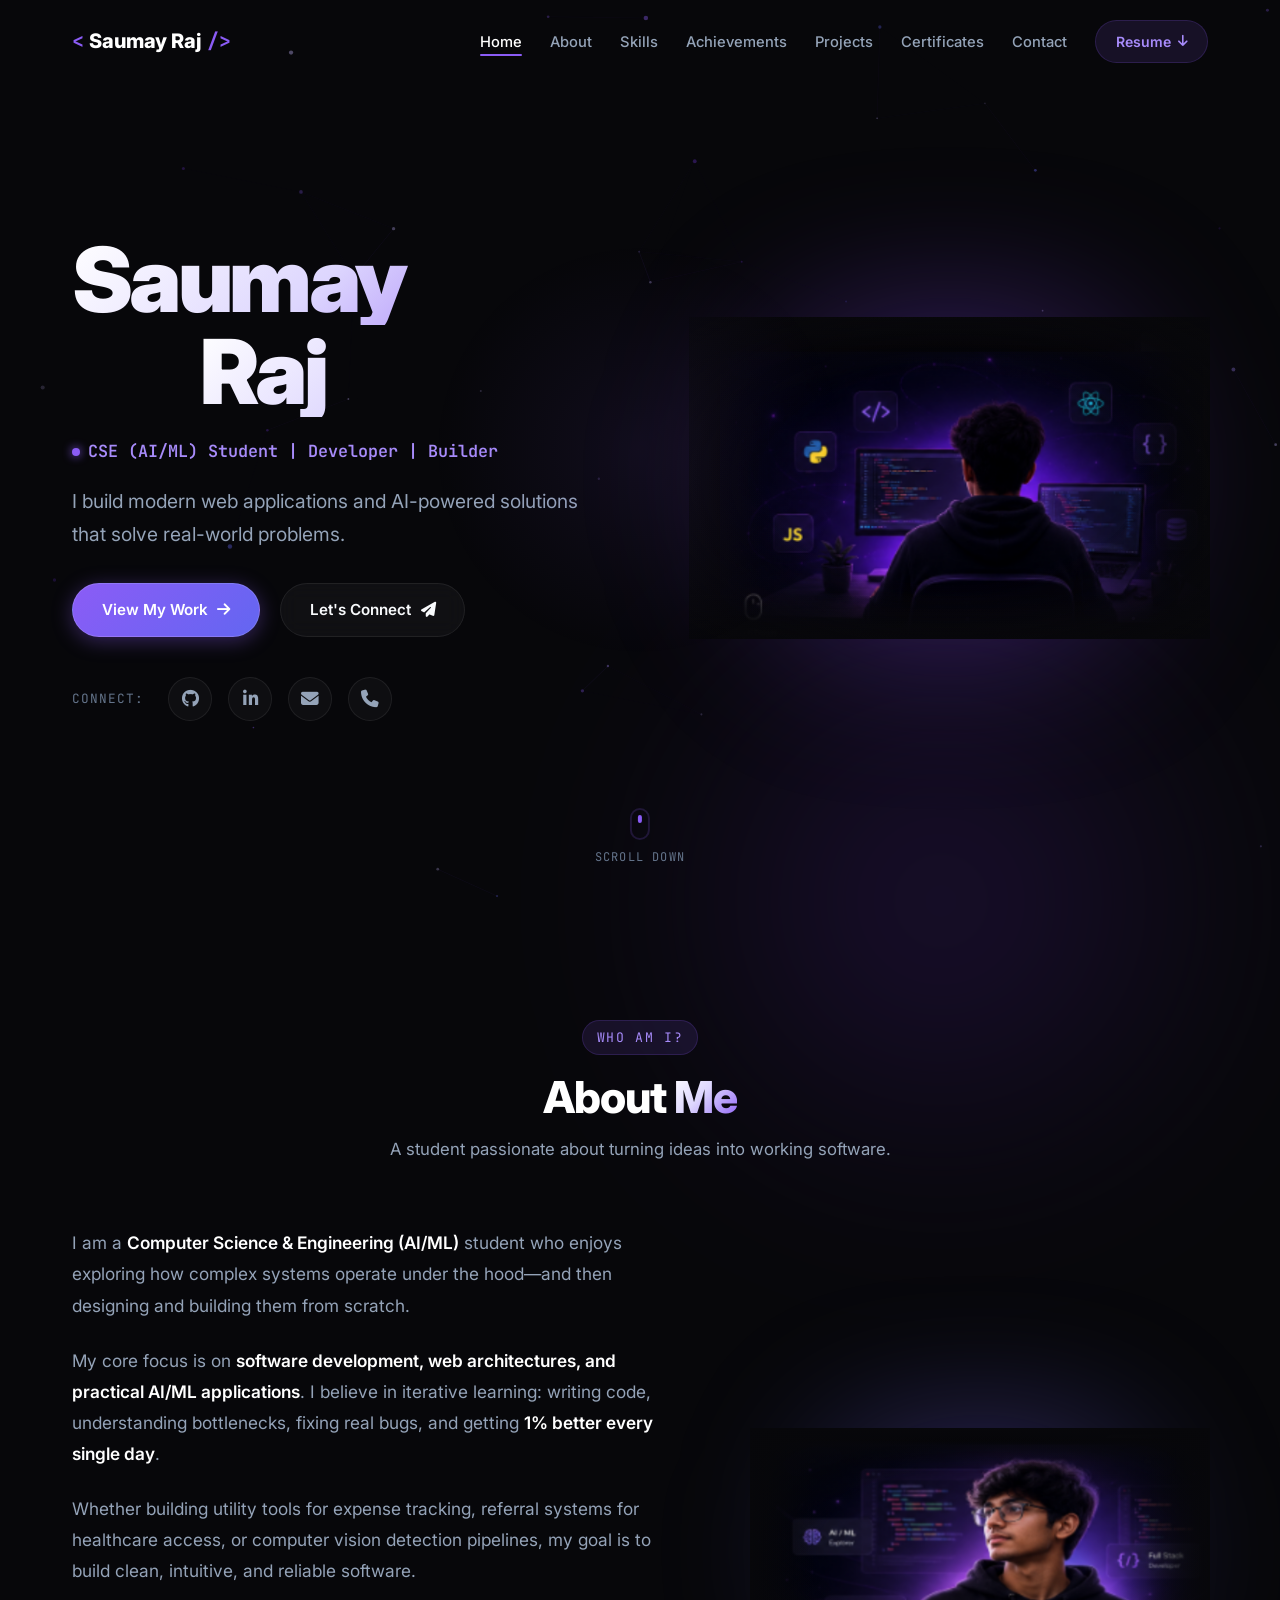
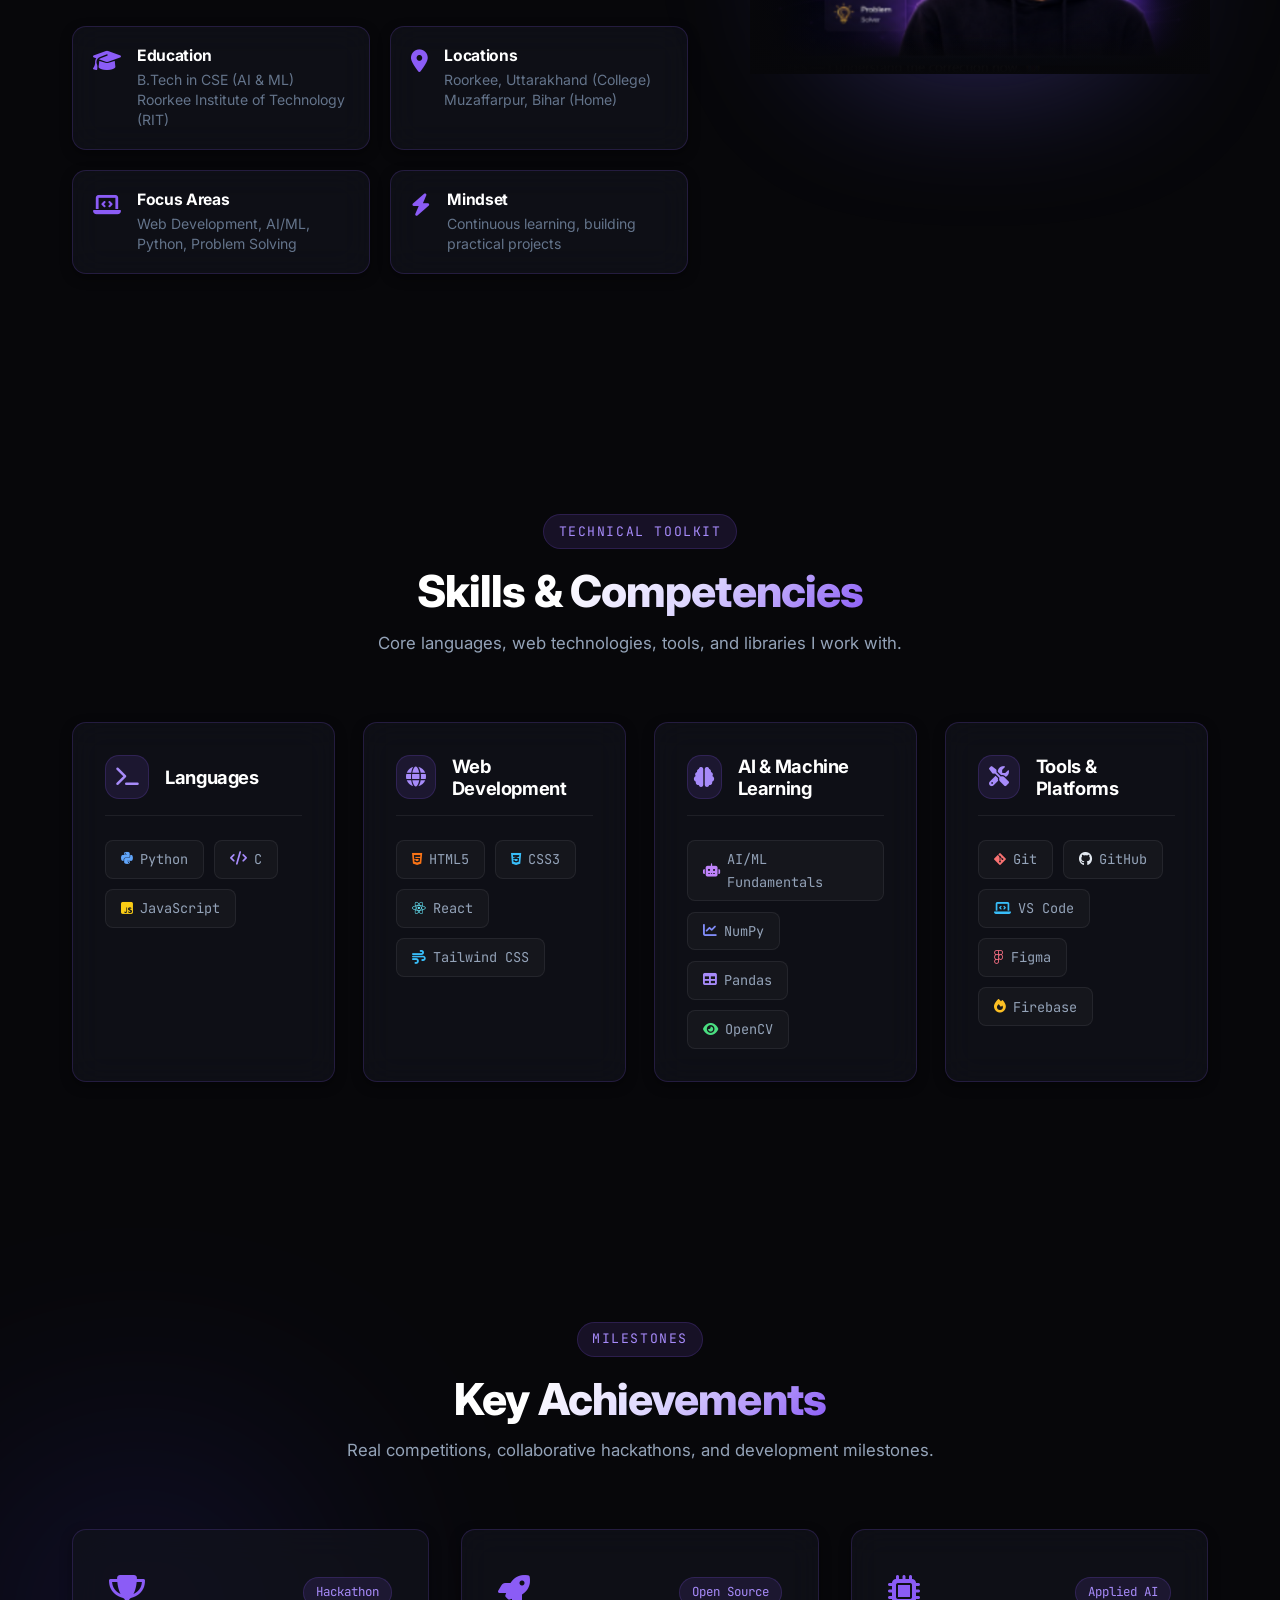
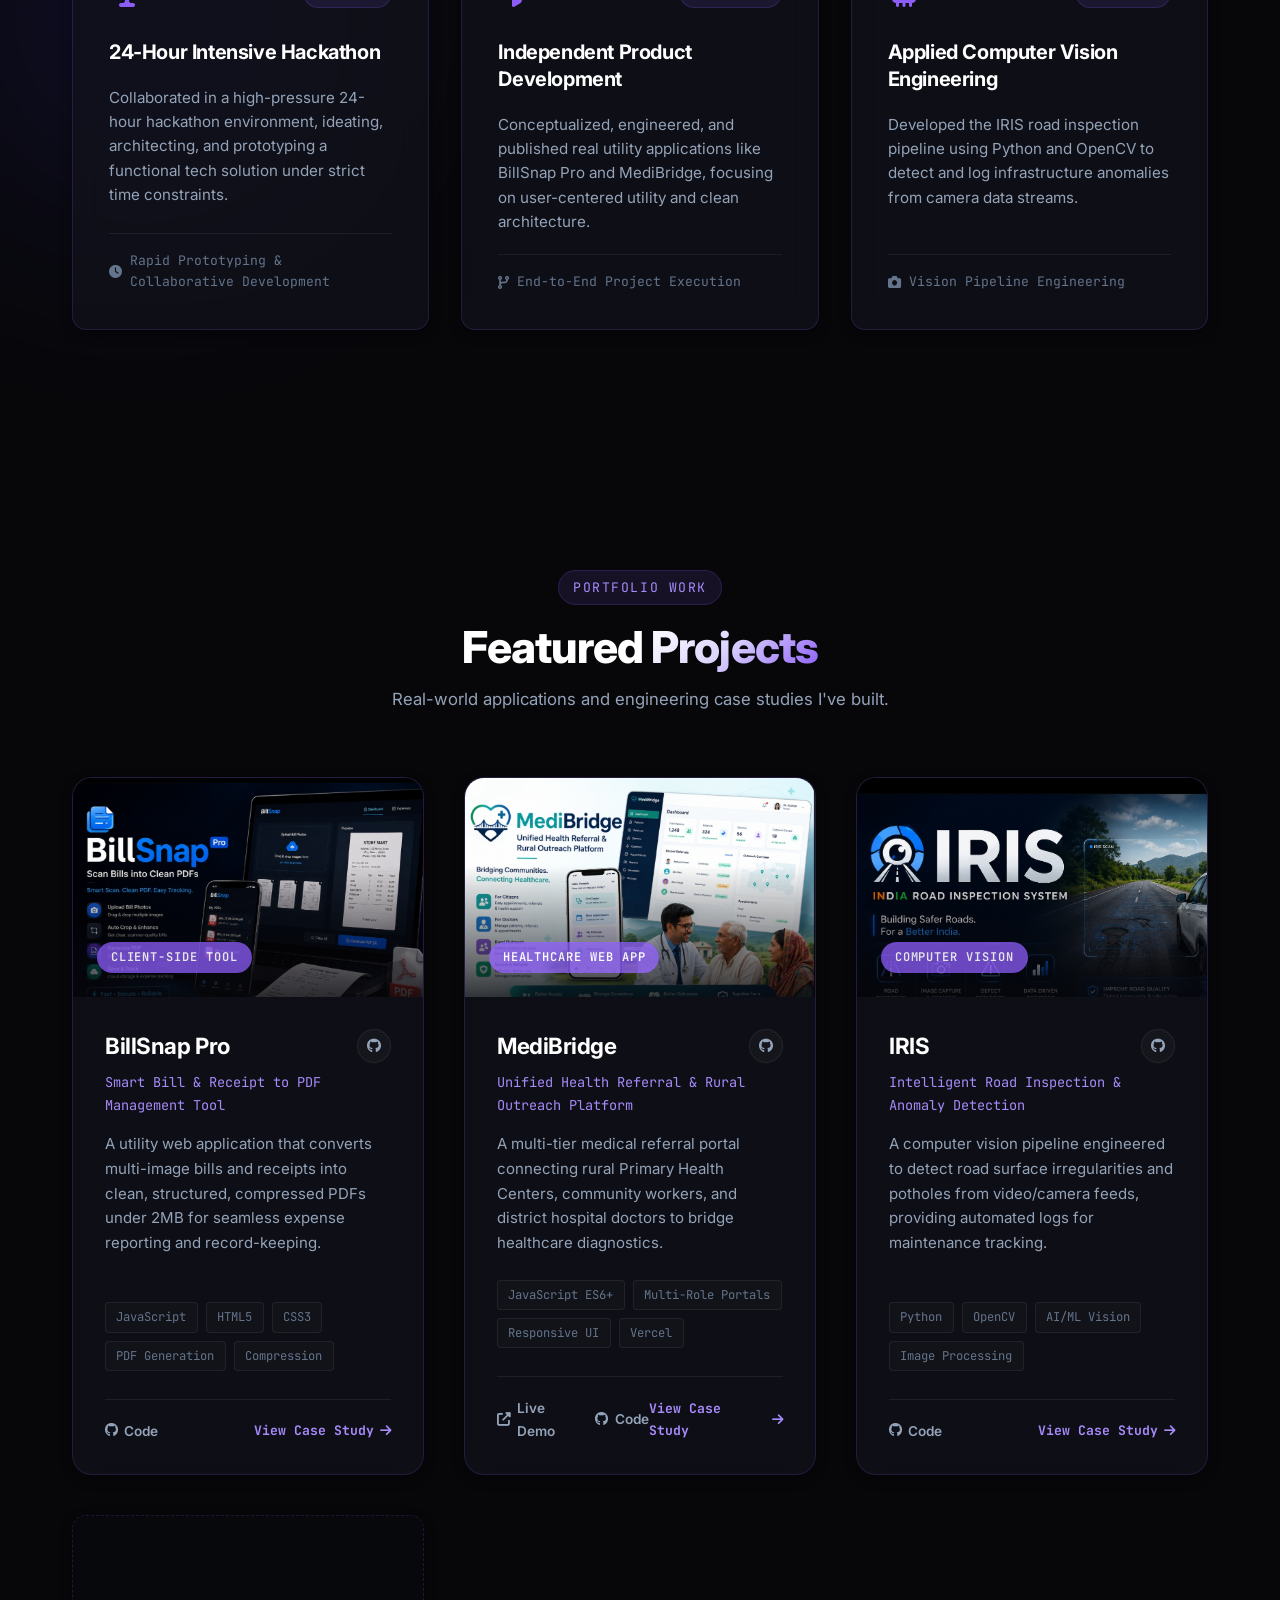
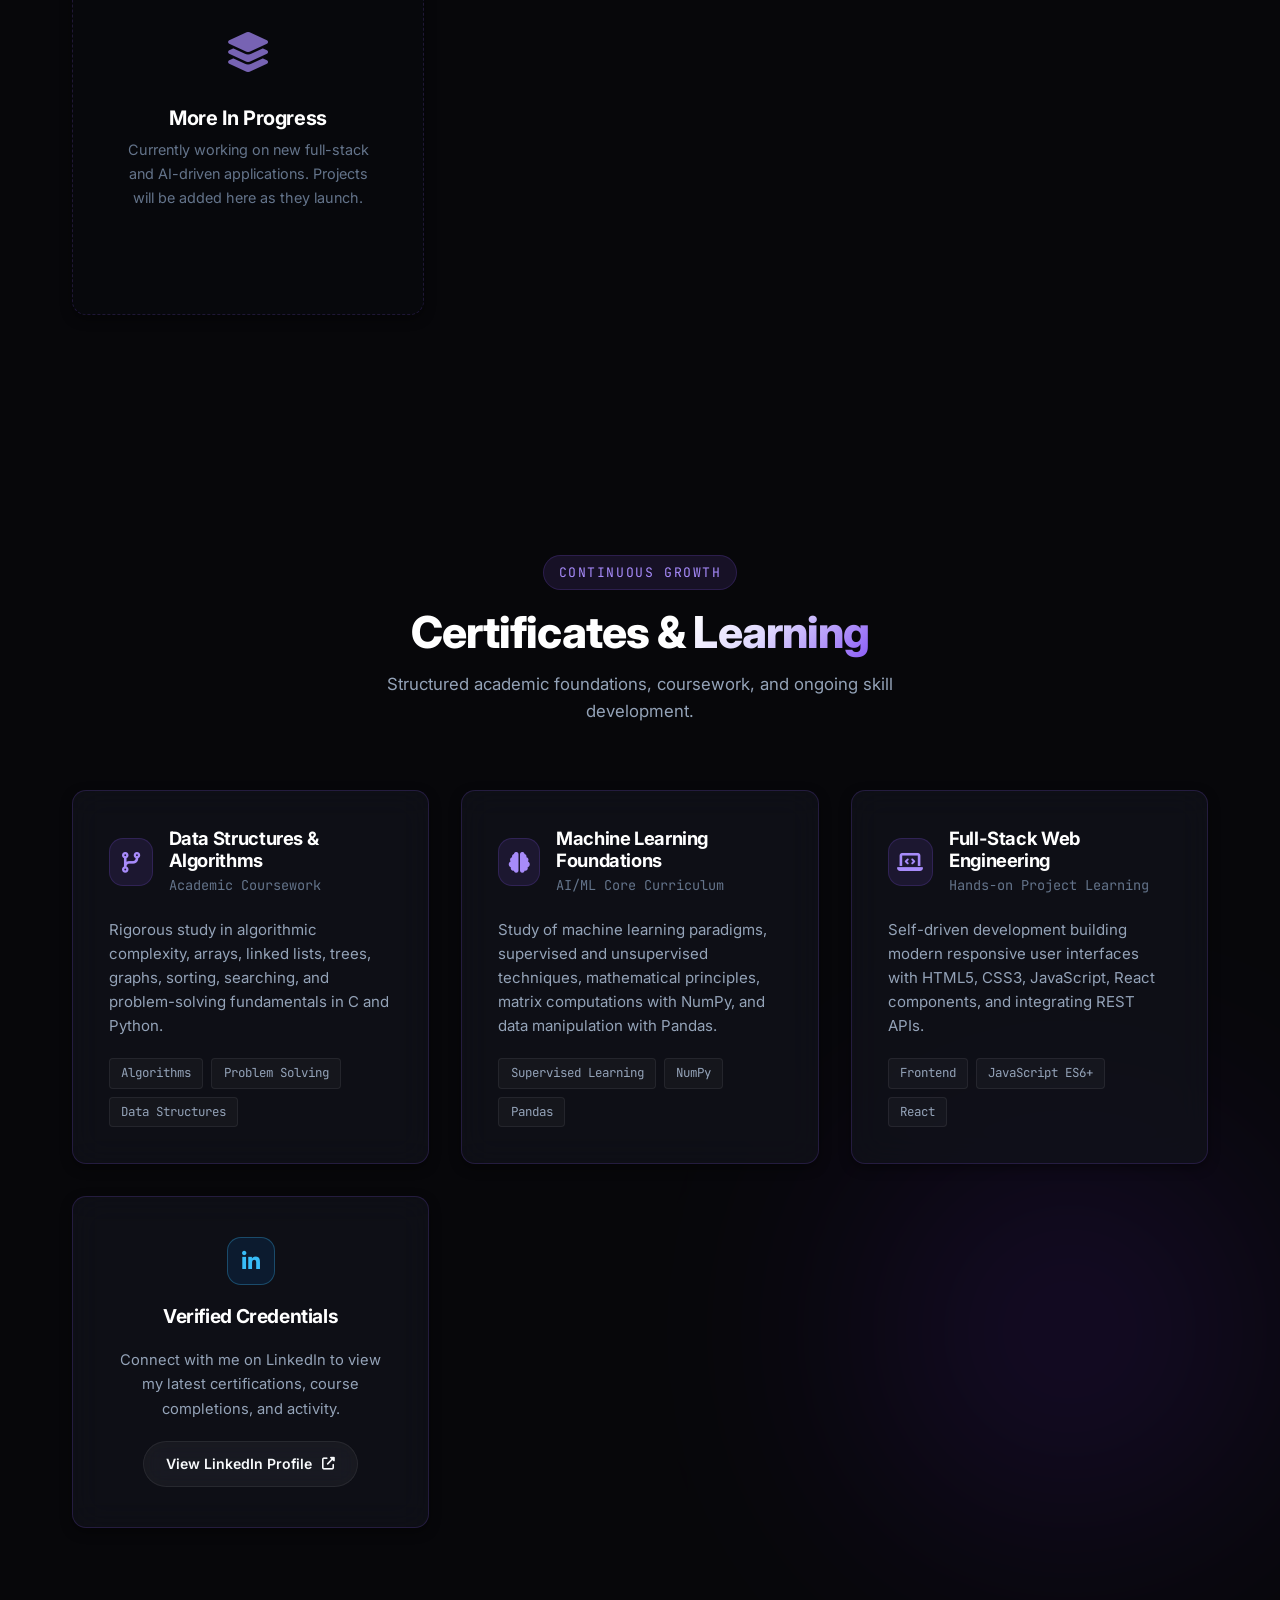
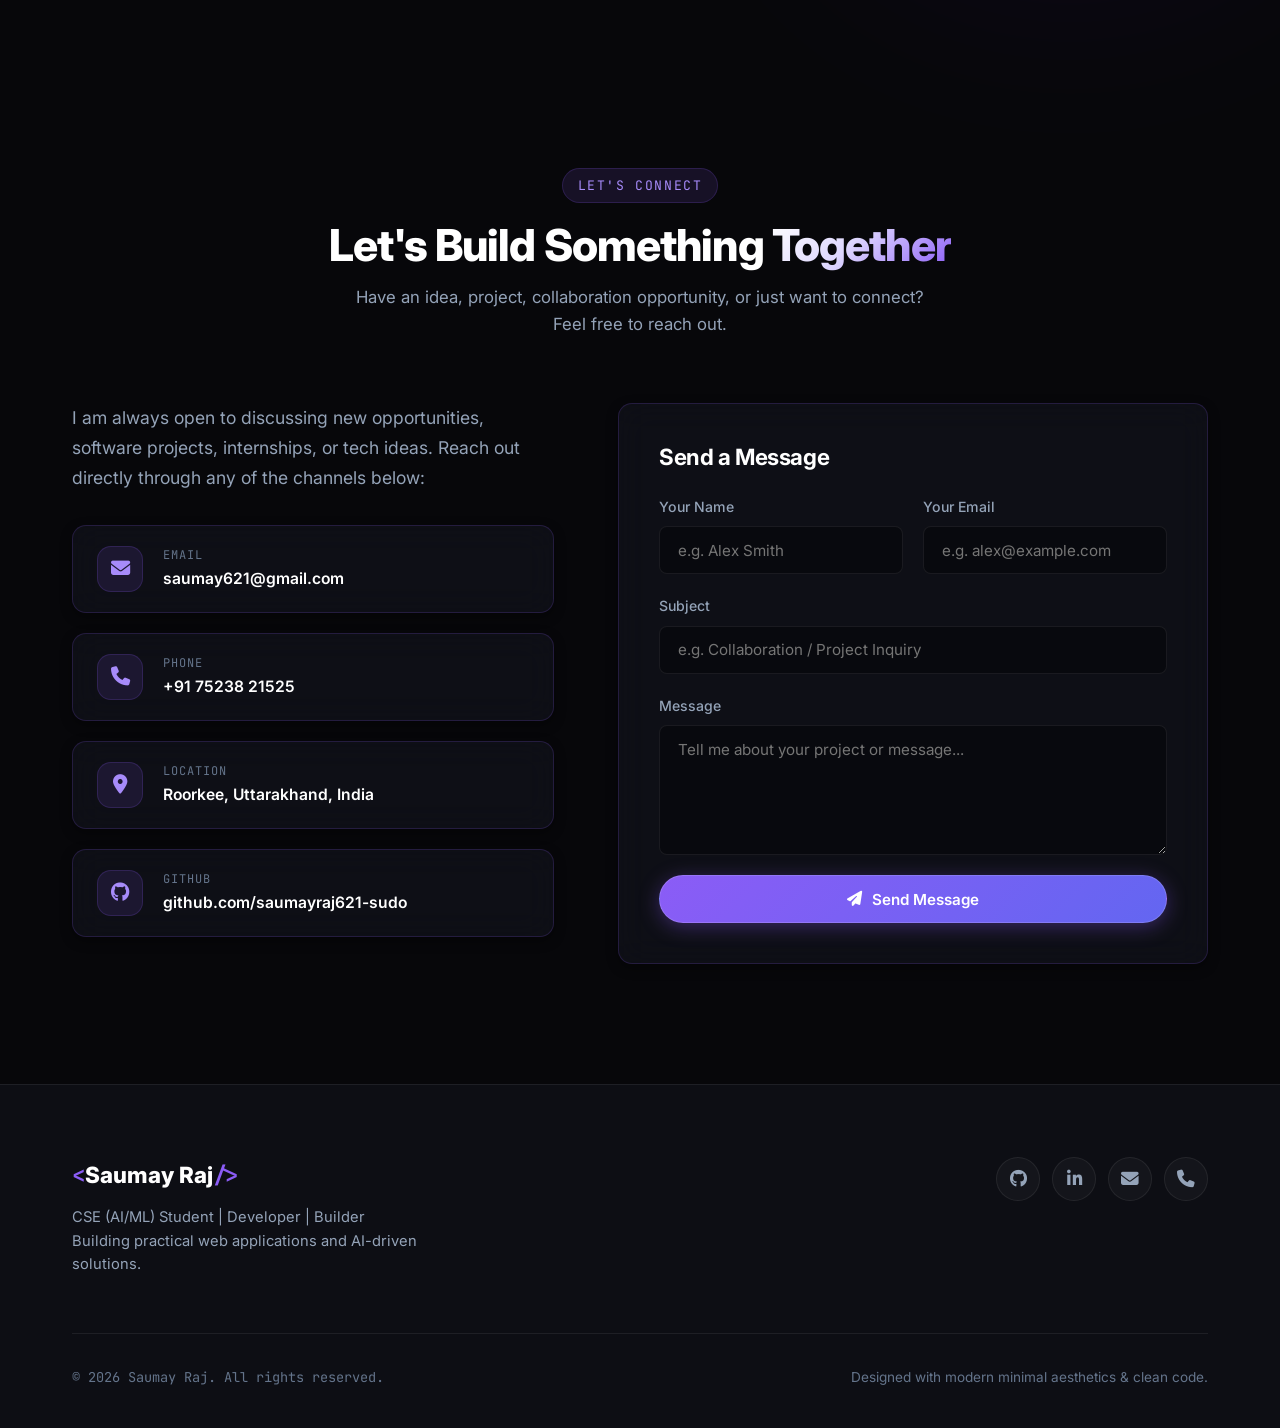
<file: index.html>
<!DOCTYPE html>
<html lang="en">
<head>
  <meta charset="UTF-8" />
  <meta name="viewport" content="width=device-width, initial-scale=1.0" />
  <meta name="description" content="Saumay Raj — CSE (AI/ML) Student at RIT Roorkee, Developer & Builder. Portfolio showcasing real-world projects in Web Development, AI/ML, and Software Engineering." />
  <meta name="keywords" content="Saumay Raj, Portfolio, CSE AIML, Developer, BillSnap Pro, MediBridge, IRIS, Python, React, JavaScript, Roorkee" />
  <meta name="author" content="Saumay Raj" />
  
  <!-- Open Graph / Social Media Preview -->
  <meta property="og:title" content="Saumay Raj — Developer & Builder" />
  <meta property="og:description" content="CSE (AI/ML) student building modern web applications and AI-powered solutions that solve real-world problems." />
  <meta property="og:type" content="website" />
  <meta property="og:image" content="assets/hero_workspace.png" />

  <title>Saumay Raj — Developer & Builder | CSE (AI/ML)</title>

  <!-- Google Fonts -->
  <link rel="preconnect" href="https://fonts.googleapis.com" />
  <link rel="preconnect" href="https://fonts.gstatic.com" crossorigin />
  <link href="https://fonts.googleapis.com/css2?family=Inter:wght@300;400;500;600;700;800;900&family=JetBrains+Mono:wght@400;500;600;700&display=swap" rel="stylesheet" />

  <!-- Font Awesome Icons -->
  <link rel="stylesheet" href="https://cdnjs.cloudflare.com/ajax/libs/font-awesome/6.5.0/css/all.min.css" />

  <!-- Custom Stylesheet -->
  <link rel="stylesheet" href="style.css" />
</head>
<body>

  <!-- Ambient Glow Orbs -->
  <div class="bg-ambient-orb orb-1"></div>
  <div class="bg-ambient-orb orb-2"></div>
  <div class="bg-ambient-orb orb-3"></div>

  <!-- Cursor Ambient Tracker -->
  <div class="cursor-glow" id="cursorGlow"></div>

  <!-- Interactive Purple Constellation Canvas -->
  <canvas id="particleCanvas"></canvas>

  <!-- ───────────────── NAVIGATION ───────────────── -->
  <nav class="navbar" id="navbar">
    <div class="nav-container">
      <a href="#hero" class="nav-logo">
        <span class="nav-logo-accent">&lt;</span>Saumay Raj<span class="nav-logo-accent">/&gt;</span>
      </a>

      <ul class="nav-links" id="navLinks">
        <li><a href="#hero" class="nav-link active">Home</a></li>
        <li><a href="#about" class="nav-link">About</a></li>
        <li><a href="#skills" class="nav-link">Skills</a></li>
        <li><a href="#achievements" class="nav-link">Achievements</a></li>
        <li><a href="#projects" class="nav-link">Projects</a></li>
        <li><a href="#certificates" class="nav-link">Certificates</a></li>
        <li><a href="#contact" class="nav-link">Contact</a></li>
        <li>
          <a href="resume.pdf" target="_blank" class="nav-cta" id="resumeNavBtn">
            Resume <i class="fas fa-arrow-down" style="font-size: 0.8rem;"></i>
          </a>
        </li>
      </ul>

      <button class="hamburger" id="hamburger" aria-label="Toggle navigation menu">
        <span></span><span></span><span></span>
      </button>
    </div>
  </nav>

  <!-- ───────────────── HERO SECTION ───────────────── -->
  <section class="hero" id="hero">
    <div class="section-container">
      <div class="hero-grid">
        
        <!-- Left Column: Deliberate Typography & Intro -->
        <div class="hero-text-col">
          
          <div class="hero-name-container">
            <span class="name-line-1">Saumay</span>
            <span class="name-line-2">Raj</span>
          </div>

          <div class="hero-role-badge">
            <span class="role-dot"></span>
            CSE (AI/ML) Student | Developer | Builder
          </div>

          <p class="hero-desc">
            I build modern web applications and AI-powered solutions that solve real-world problems.
          </p>

          <div class="hero-actions">
            <a href="#projects" class="btn-primary">
              View My Work <i class="fas fa-arrow-right"></i>
            </a>
            <a href="#contact" class="btn-secondary">
              Let's Connect <i class="fas fa-paper-plane"></i>
            </a>
          </div>

          <div class="hero-socials">
            <span class="hero-social-label">Connect:</span>
            <a href="https://github.com/saumayraj621-sudo" target="_blank" class="btn-icon" title="GitHub" aria-label="GitHub">
              <i class="fab fa-github"></i>
            </a>
            <a href="https://www.linkedin.com/in/saumayraj1" target="_blank" class="btn-icon" title="LinkedIn" aria-label="LinkedIn">
              <i class="fab fa-linkedin-in"></i>
            </a>
            <a href="mailto:saumay621@gmail.com" class="btn-icon" title="Email" aria-label="Email">
              <i class="fas fa-envelope"></i>
            </a>
            <a href="tel:7523821525" class="btn-icon" title="Phone" aria-label="Phone">
              <i class="fas fa-phone"></i>
            </a>
          </div>
        </div>

        <!-- Right Column: Seamless Blended Developer Workspace (IMAGE 2) -->
        <div class="hero-blend-wrapper">
          <div class="hero-glow-backdrop"></div>
          <div class="hero-blend-container">
            <img src="assets/developer_workspace_uploaded.png" alt="Developer Workspace with coding monitors" class="hero-blend-img" />
            <div class="hero-blend-vignette"></div>
          </div>
        </div>

      </div>
    </div>

    <!-- Animated Scroll Down Indicator -->
    <a href="#about" class="scroll-indicator" aria-label="Scroll Down">
      <div class="scroll-mouse">
        <div class="scroll-wheel"></div>
      </div>
      <span>Scroll Down</span>
    </a>
  </section>

  <!-- ───────────────── ABOUT SECTION ───────────────── -->
  <section class="section about-section" id="about">
    <div class="section-container">
      <div class="section-header">
        <span class="section-tag">Who am I?</span>
        <h2 class="section-title">About <span class="gradient-text">Me</span></h2>
        <p class="section-subtitle">A student passionate about turning ideas into working software.</p>
      </div>

      <div class="about-grid">
        
        <!-- Left: Student Narrative & Details -->
        <div class="about-text">
          <p class="about-p">
            I am a <strong>Computer Science & Engineering (AI/ML)</strong> student who enjoys exploring how complex systems operate under the hood—and then designing and building them from scratch.
          </p>
          <p class="about-p">
            My core focus is on <strong>software development, web architectures, and practical AI/ML applications</strong>. I believe in iterative learning: writing code, understanding bottlenecks, fixing real bugs, and getting <strong>1% better every single day</strong>.
          </p>
          <p class="about-p">
            Whether building utility tools for expense tracking, referral systems for healthcare access, or computer vision detection pipelines, my goal is to build clean, intuitive, and reliable software.
          </p>

          <div class="about-highlights-grid">
            <div class="highlight-card glass-card">
              <i class="fas fa-graduation-cap highlight-icon"></i>
              <div class="highlight-info">
                <h4>Education</h4>
                <p>B.Tech in CSE (AI &amp; ML)<br />Roorkee Institute of Technology (RIT)</p>
              </div>
            </div>

            <div class="highlight-card glass-card">
              <i class="fas fa-map-marker-alt highlight-icon"></i>
              <div class="highlight-info">
                <h4>Locations</h4>
                <p>Roorkee, Uttarakhand (College)<br />Muzaffarpur, Bihar (Home)</p>
              </div>
            </div>

            <div class="highlight-card glass-card">
              <i class="fas fa-laptop-code highlight-icon"></i>
              <div class="highlight-info">
                <h4>Focus Areas</h4>
                <p>Web Development, AI/ML, Python, Problem Solving</p>
              </div>
            </div>

            <div class="highlight-card glass-card">
              <i class="fas fa-bolt highlight-icon"></i>
              <div class="highlight-info">
                <h4>Mindset</h4>
                <p>Continuous learning, building practical projects</p>
              </div>
            </div>
          </div>
        </div>

        <!-- Right: Seamless Blended Developer Portrait (IMAGE 1) -->
        <div class="about-blend-wrapper">
          <div class="about-glow-backdrop"></div>
          <div class="about-blend-container">
            <img src="assets/about_portrait.png" alt="Saumay Raj Developer Portrait" class="about-blend-img" />
            <div class="about-blend-vignette"></div>
          </div>
        </div>

      </div>
    </div>
  </section>

  <!-- ───────────────── SKILLS SECTION ───────────────── -->
  <section class="section skills-section" id="skills">
    <div class="section-container">
      <div class="section-header">
        <span class="section-tag">Technical Toolkit</span>
        <h2 class="section-title">Skills &amp; <span class="gradient-text">Competencies</span></h2>
        <p class="section-subtitle">Core languages, web technologies, tools, and libraries I work with.</p>
      </div>

      <div class="skills-grid">
        
        <!-- Category 1: Languages -->
        <div class="skill-category-card glass-card">
          <div class="skill-cat-header">
            <div class="skill-cat-icon">
              <i class="fas fa-terminal"></i>
            </div>
            <h3>Languages</h3>
          </div>
          <div class="skill-items-list">
            <span class="skill-pill"><i class="fab fa-python" style="color:#60a5fa;"></i> Python</span>
            <span class="skill-pill"><i class="fas fa-code" style="color:#a78bfa;"></i> C</span>
            <span class="skill-pill"><i class="fab fa-js-square" style="color:#facc15;"></i> JavaScript</span>
          </div>
        </div>

        <!-- Category 2: Web Development -->
        <div class="skill-category-card glass-card">
          <div class="skill-cat-header">
            <div class="skill-cat-icon">
              <i class="fas fa-globe"></i>
            </div>
            <h3>Web Development</h3>
          </div>
          <div class="skill-items-list">
            <span class="skill-pill"><i class="fab fa-html5" style="color:#f97316;"></i> HTML5</span>
            <span class="skill-pill"><i class="fab fa-css3-alt" style="color:#38bdf8;"></i> CSS3</span>
            <span class="skill-pill"><i class="fab fa-react" style="color:#67e8f9;"></i> React</span>
            <span class="skill-pill"><i class="fas fa-wind" style="color:#38bdf8;"></i> Tailwind CSS</span>
          </div>
        </div>

        <!-- Category 3: AI & Machine Learning -->
        <div class="skill-category-card glass-card">
          <div class="skill-cat-header">
            <div class="skill-cat-icon">
              <i class="fas fa-brain"></i>
            </div>
            <h3>AI &amp; Machine Learning</h3>
          </div>
          <div class="skill-items-list">
            <span class="skill-pill"><i class="fas fa-robot" style="color:#c084fc;"></i> AI/ML Fundamentals</span>
            <span class="skill-pill"><i class="fas fa-chart-line" style="color:#818cf8;"></i> NumPy</span>
            <span class="skill-pill"><i class="fas fa-table" style="color:#a78bfa;"></i> Pandas</span>
            <span class="skill-pill"><i class="fas fa-eye" style="color:#4ade80;"></i> OpenCV</span>
          </div>
        </div>

        <!-- Category 4: Tools & Platforms -->
        <div class="skill-category-card glass-card">
          <div class="skill-cat-header">
            <div class="skill-cat-icon">
              <i class="fas fa-screwdriver-wrench"></i>
            </div>
            <h3>Tools &amp; Platforms</h3>
          </div>
          <div class="skill-items-list">
            <span class="skill-pill"><i class="fab fa-git-alt" style="color:#f87171;"></i> Git</span>
            <span class="skill-pill"><i class="fab fa-github" style="color:#e2e8f0;"></i> GitHub</span>
            <span class="skill-pill"><i class="fas fa-laptop-code" style="color:#38bdf8;"></i> VS Code</span>
            <span class="skill-pill"><i class="fab fa-figma" style="color:#fb7185;"></i> Figma</span>
            <span class="skill-pill"><i class="fas fa-fire" style="color:#fbbf24;"></i> Firebase</span>
          </div>
        </div>

      </div>
    </div>
  </section>

  <!-- ───────────────── ACHIEVEMENTS SECTION ───────────────── -->
  <section class="section achievements-section" id="achievements">
    <div class="section-container">
      <div class="section-header">
        <span class="section-tag">Milestones</span>
        <h2 class="section-title">Key <span class="gradient-text">Achievements</span></h2>
        <p class="section-subtitle">Real competitions, collaborative hackathons, and development milestones.</p>
      </div>

      <div class="achievements-grid">
        
        <!-- Achievement 1: Hackathon -->
        <div class="achievement-card glass-card">
          <div class="achievement-top">
            <div class="achievement-icon">
              <i class="fas fa-trophy"></i>
            </div>
            <span class="achievement-badge">Hackathon</span>
          </div>
          <h3>24-Hour Intensive Hackathon</h3>
          <p>
            Collaborated in a high-pressure 24-hour hackathon environment, ideating, architecting, and prototyping a functional tech solution under strict time constraints.
          </p>
          <div class="achievement-meta">
            <i class="fas fa-clock"></i> Rapid Prototyping &amp; Collaborative Development
          </div>
        </div>

        <!-- Achievement 2: Product Building -->
        <div class="achievement-card glass-card">
          <div class="achievement-top">
            <div class="achievement-icon">
              <i class="fas fa-rocket"></i>
            </div>
            <span class="achievement-badge">Open Source</span>
          </div>
          <h3>Independent Product Development</h3>
          <p>
            Conceptualized, engineered, and published real utility applications like BillSnap Pro and MediBridge, focusing on user-centered utility and clean architecture.
          </p>
          <div class="achievement-meta">
            <i class="fas fa-code-branch"></i> End-to-End Project Execution
          </div>
        </div>

        <!-- Achievement 3: Computer Vision & AI Exploration -->
        <div class="achievement-card glass-card">
          <div class="achievement-top">
            <div class="achievement-icon">
              <i class="fas fa-microchip"></i>
            </div>
            <span class="achievement-badge">Applied AI</span>
          </div>
          <h3>Applied Computer Vision Engineering</h3>
          <p>
            Developed the IRIS road inspection pipeline using Python and OpenCV to detect and log infrastructure anomalies from camera data streams.
          </p>
          <div class="achievement-meta">
            <i class="fas fa-camera"></i> Vision Pipeline Engineering
          </div>
        </div>

      </div>
    </div>
  </section>

  <!-- ───────────────── FEATURED PROJECTS SECTION ───────────────── -->
  <section class="section projects-section" id="projects">
    <div class="section-container">
      <div class="section-header">
        <span class="section-tag">Portfolio Work</span>
        <h2 class="section-title">Featured <span class="gradient-text">Projects</span></h2>
        <p class="section-subtitle">Real-world applications and engineering case studies I've built.</p>
      </div>

      <div class="projects-grid">
        
        <!-- Project 1: BillSnap Pro -->
        <div class="project-card glass-card">
          <a href="billsnap.html" class="project-thumb-link">
            <img src="assets/billsnap_thumbnail.jpg" alt="BillSnap Pro Document &amp; Expense Manager" class="project-thumb" />
            <div class="project-thumb-overlay">
              <span class="project-overlay-pill">Client-Side Tool</span>
            </div>
          </a>
          <div class="project-card-body">
            <h3 class="project-title">
              BillSnap Pro
              <a href="https://github.com/saumayraj621-sudo/BILLSNAPP" target="_blank" class="btn-icon" title="View Source on GitHub" style="width:34px; height:34px; font-size:0.9rem;">
                <i class="fab fa-github"></i>
              </a>
            </h3>
            <div class="project-tagline">Smart Bill &amp; Receipt to PDF Management Tool</div>
            <p class="project-desc">
              A utility web application that converts multi-image bills and receipts into clean, structured, compressed PDFs under 2MB for seamless expense reporting and record-keeping.
            </p>
            <div class="project-tech-tags">
              <span class="project-tech-tag">JavaScript</span>
              <span class="project-tech-tag">HTML5</span>
              <span class="project-tech-tag">CSS3</span>
              <span class="project-tech-tag">PDF Generation</span>
              <span class="project-tech-tag">Compression</span>
            </div>
            <div class="project-card-footer">
              <div class="project-links">
                <a href="https://github.com/saumayraj621-sudo/BILLSNAPP" target="_blank" class="project-link-btn">
                  <i class="fab fa-github"></i> Code
                </a>
              </div>
              <a href="billsnap.html" class="project-view-cta">
                View Case Study <i class="fas fa-arrow-right"></i>
              </a>
            </div>
          </div>
        </div>

        <!-- Project 2: MediBridge -->
        <div class="project-card glass-card">
          <a href="medibridge.html" class="project-thumb-link">
            <img src="assets/medibridge_thumbnail.jpg" alt="MediBridge Healthcare Outreach Platform" class="project-thumb" />
            <div class="project-thumb-overlay">
              <span class="project-overlay-pill">Healthcare Web App</span>
            </div>
          </a>
          <div class="project-card-body">
            <h3 class="project-title">
              MediBridge
              <a href="https://github.com/saumayraj621-sudo/MediBridge" target="_blank" class="btn-icon" title="View Source on GitHub" style="width:34px; height:34px; font-size:0.9rem;">
                <i class="fab fa-github"></i>
              </a>
            </h3>
            <div class="project-tagline">Unified Health Referral &amp; Rural Outreach Platform</div>
            <p class="project-desc">
              A multi-tier medical referral portal connecting rural Primary Health Centers, community workers, and district hospital doctors to bridge healthcare diagnostics.
            </p>
            <div class="project-tech-tags">
              <span class="project-tech-tag">JavaScript ES6+</span>
              <span class="project-tech-tag">Multi-Role Portals</span>
              <span class="project-tech-tag">Responsive UI</span>
              <span class="project-tech-tag">Vercel</span>
            </div>
            <div class="project-card-footer">
              <div class="project-links">
                <a href="https://medibridge-greyhats.vercel.app/" target="_blank" class="project-link-btn">
                  <i class="fas fa-external-link-alt"></i> Live Demo
                </a>
                <a href="https://github.com/saumayraj621-sudo/MediBridge" target="_blank" class="project-link-btn">
                  <i class="fab fa-github"></i> Code
                </a>
              </div>
              <a href="medibridge.html" class="project-view-cta">
                View Case Study <i class="fas fa-arrow-right"></i>
              </a>
            </div>
          </div>
        </div>

        <!-- Project 3: IRIS (Intelligent Road Inspection System) -->
        <div class="project-card glass-card">
          <a href="iris.html" class="project-thumb-link">
            <img src="assets/iris_thumbnail.jpg" alt="IRIS Intelligent Road Inspection System" class="project-thumb" />
            <div class="project-thumb-overlay">
              <span class="project-overlay-pill">Computer Vision</span>
            </div>
          </a>
          <div class="project-card-body">
            <h3 class="project-title">
              IRIS
              <a href="https://github.com/saumayraj621-sudo/IRIS" target="_blank" class="btn-icon" title="View Source on GitHub" style="width:34px; height:34px; font-size:0.9rem;">
                <i class="fab fa-github"></i>
              </a>
            </h3>
            <div class="project-tagline">Intelligent Road Inspection &amp; Anomaly Detection</div>
            <p class="project-desc">
              A computer vision pipeline engineered to detect road surface irregularities and potholes from video/camera feeds, providing automated logs for maintenance tracking.
            </p>
            <div class="project-tech-tags">
              <span class="project-tech-tag">Python</span>
              <span class="project-tech-tag">OpenCV</span>
              <span class="project-tech-tag">AI/ML Vision</span>
              <span class="project-tech-tag">Image Processing</span>
            </div>
            <div class="project-card-footer">
              <div class="project-links">
                <a href="https://github.com/saumayraj621-sudo/IRIS" target="_blank" class="project-link-btn">
                  <i class="fab fa-github"></i> Code
                </a>
              </div>
              <a href="iris.html" class="project-view-cta">
                View Case Study <i class="fas fa-arrow-right"></i>
              </a>
            </div>
          </div>
        </div>

        <!-- Project 4: Extensible Coming Soon Card -->
        <div class="project-card-soon glass-card">
          <div class="project-soon-icon">
            <i class="fas fa-layer-group"></i>
          </div>
          <h3>More In Progress</h3>
          <p>Currently working on new full-stack and AI-driven applications. Projects will be added here as they launch.</p>
        </div>

      </div>
    </div>
  </section>

  <!-- ───────────────── CERTIFICATES & LEARNING SECTION ───────────────── -->
  <section class="section certificates-section" id="certificates">
    <div class="section-container">
      <div class="section-header">
        <span class="section-tag">Continuous Growth</span>
        <h2 class="section-title">Certificates &amp; <span class="gradient-text">Learning</span></h2>
        <p class="section-subtitle">Structured academic foundations, coursework, and ongoing skill development.</p>
      </div>

      <div class="certificates-grid">
        
        <!-- Coursework Track 1 -->
        <div class="cert-card glass-card">
          <div class="cert-header">
            <div class="cert-icon">
              <i class="fas fa-code-branch"></i>
            </div>
            <div class="cert-title-group">
              <h3>Data Structures &amp; Algorithms</h3>
              <span>Academic Coursework</span>
            </div>
          </div>
          <p>
            Rigorous study in algorithmic complexity, arrays, linked lists, trees, graphs, sorting, searching, and problem-solving fundamentals in C and Python.
          </p>
          <div class="cert-topics">
            <span class="cert-topic-tag">Algorithms</span>
            <span class="cert-topic-tag">Problem Solving</span>
            <span class="cert-topic-tag">Data Structures</span>
          </div>
        </div>

        <!-- Coursework Track 2 -->
        <div class="cert-card glass-card">
          <div class="cert-header">
            <div class="cert-icon">
              <i class="fas fa-brain"></i>
            </div>
            <div class="cert-title-group">
              <h3>Machine Learning Foundations</h3>
              <span>AI/ML Core Curriculum</span>
            </div>
          </div>
          <p>
            Study of machine learning paradigms, supervised and unsupervised techniques, mathematical principles, matrix computations with NumPy, and data manipulation with Pandas.
          </p>
          <div class="cert-topics">
            <span class="cert-topic-tag">Supervised Learning</span>
            <span class="cert-topic-tag">NumPy</span>
            <span class="cert-topic-tag">Pandas</span>
          </div>
        </div>

        <!-- Coursework Track 3 -->
        <div class="cert-card glass-card">
          <div class="cert-header">
            <div class="cert-icon">
              <i class="fas fa-laptop-code"></i>
            </div>
            <div class="cert-title-group">
              <h3>Full-Stack Web Engineering</h3>
              <span>Hands-on Project Learning</span>
            </div>
          </div>
          <p>
            Self-driven development building modern responsive user interfaces with HTML5, CSS3, JavaScript, React components, and integrating REST APIs.
          </p>
          <div class="cert-topics">
            <span class="cert-topic-tag">Frontend</span>
            <span class="cert-topic-tag">JavaScript ES6+</span>
            <span class="cert-topic-tag">React</span>
          </div>
        </div>

        <!-- LinkedIn Certifications CTA -->
        <div class="cert-cta-card glass-card">
          <div class="cert-icon" style="background: rgba(10, 102, 194, 0.15); color: #38bdf8; border-color: rgba(56, 189, 248, 0.3);">
            <i class="fab fa-linkedin-in"></i>
          </div>
          <h3>Verified Credentials</h3>
          <p>Connect with me on LinkedIn to view my latest certifications, course completions, and activity.</p>
          <a href="https://www.linkedin.com/in/saumayraj1" target="_blank" class="btn-secondary" style="padding: 0.65rem 1.4rem; font-size: 0.88rem;">
            View LinkedIn Profile <i class="fas fa-external-link-alt" style="font-size: 0.8rem;"></i>
          </a>
        </div>

      </div>
    </div>
  </section>

  <!-- ───────────────── CONTACT SECTION ───────────────── -->
  <section class="section contact-section" id="contact">
    <div class="section-container">
      <div class="section-header">
        <span class="section-tag">Let's Connect</span>
        <h2 class="section-title">Let's Build Something <span class="gradient-text">Together</span></h2>
        <p class="section-subtitle">Have an idea, project, collaboration opportunity, or just want to connect? Feel free to reach out.</p>
      </div>

      <div class="contact-grid">
        
        <!-- Left: Contact Details -->
        <div class="contact-info-col">
          <p class="contact-lead">
            I am always open to discussing new opportunities, software projects, internships, or tech ideas. Reach out directly through any of the channels below:
          </p>

          <div class="contact-cards-stack">
            
            <a href="mailto:saumay621@gmail.com" class="contact-info-card glass-card">
              <div class="contact-card-icon">
                <i class="fas fa-envelope"></i>
              </div>
              <div class="contact-card-details">
                <span class="contact-card-label">Email</span>
                <span class="contact-card-value">saumay621@gmail.com</span>
              </div>
            </a>

            <a href="tel:7523821525" class="contact-info-card glass-card">
              <div class="contact-card-icon">
                <i class="fas fa-phone"></i>
              </div>
              <div class="contact-card-details">
                <span class="contact-card-label">Phone</span>
                <span class="contact-card-value">+91 75238 21525</span>
              </div>
            </a>

            <div class="contact-info-card glass-card">
              <div class="contact-card-icon">
                <i class="fas fa-map-marker-alt"></i>
              </div>
              <div class="contact-card-details">
                <span class="contact-card-label">Location</span>
                <span class="contact-card-value">Roorkee, Uttarakhand, India</span>
              </div>
            </div>

            <div class="contact-info-card glass-card">
              <div class="contact-card-icon">
                <i class="fab fa-github"></i>
              </div>
              <div class="contact-card-details">
                <span class="contact-card-label">GitHub</span>
                <span class="contact-card-value">github.com/saumayraj621-sudo</span>
              </div>
            </div>

          </div>
        </div>

        <!-- Right: Contact Form -->
        <div class="contact-form-card glass-card">
          <h3 class="form-title">Send a Message</h3>
          
          <form id="contactForm">
            <div class="form-grid">
              <div class="form-group">
                <label for="name" class="form-label">Your Name</label>
                <input type="text" id="name" name="name" class="form-input" placeholder="e.g. Alex Smith" required />
              </div>

              <div class="form-group">
                <label for="email" class="form-label">Your Email</label>
                <input type="email" id="email" name="email" class="form-input" placeholder="e.g. alex@example.com" required />
              </div>
            </div>

            <div class="form-group full-width">
              <label for="subject" class="form-label">Subject</label>
              <input type="text" id="subject" name="subject" class="form-input" placeholder="e.g. Collaboration / Project Inquiry" required />
            </div>

            <div class="form-group full-width">
              <label for="message" class="form-label">Message</label>
              <textarea id="message" name="message" class="form-textarea" placeholder="Tell me about your project or message..." required></textarea>
            </div>

            <button type="submit" class="btn-primary" style="width: 100%;">
              <i class="fas fa-paper-plane"></i> Send Message
            </button>

            <div class="form-feedback" id="formSuccess">
              <i class="fas fa-check-circle"></i>
              <span>Thank you! Your message has been prepared. I'll get back to you soon.</span>
            </div>
          </form>
        </div>

      </div>
    </div>
  </section>

  <!-- ───────────────── FOOTER ───────────────── -->
  <footer class="footer">
    <div class="section-container">
      <div class="footer-top">
        <div class="footer-brand">
          <div class="footer-logo">
            <span class="nav-logo-accent">&lt;</span>Saumay Raj<span class="nav-logo-accent">/&gt;</span>
          </div>
          <p class="footer-tagline">
            CSE (AI/ML) Student | Developer | Builder<br />
            Building practical web applications and AI-driven solutions.
          </p>
        </div>

        <div class="footer-socials">
          <a href="https://github.com/saumayraj621-sudo" target="_blank" class="btn-icon" title="GitHub" aria-label="GitHub">
            <i class="fab fa-github"></i>
          </a>
          <a href="https://www.linkedin.com/in/saumayraj1" target="_blank" class="btn-icon" title="LinkedIn" aria-label="LinkedIn">
            <i class="fab fa-linkedin-in"></i>
          </a>
          <a href="mailto:saumay621@gmail.com" class="btn-icon" title="Email" aria-label="Email">
            <i class="fas fa-envelope"></i>
          </a>
          <a href="tel:7523821525" class="btn-icon" title="Phone" aria-label="Phone">
            <i class="fas fa-phone"></i>
          </a>
        </div>
      </div>

      <div class="footer-bottom">
        <div class="footer-copy">
          &copy; <span id="currentYear">2026</span> Saumay Raj. All rights reserved.
        </div>
        <div class="footer-credits">
          Designed with modern minimal aesthetics &amp; clean code.
        </div>
      </div>
    </div>
  </footer>

  <!-- Back to top button -->
  <button class="back-to-top" id="backToTop" aria-label="Back to top">
    <i class="fas fa-arrow-up"></i>
  </button>

  <!-- JavaScript -->
  <script src="script.js"></script>
</body>
</html>
</file>
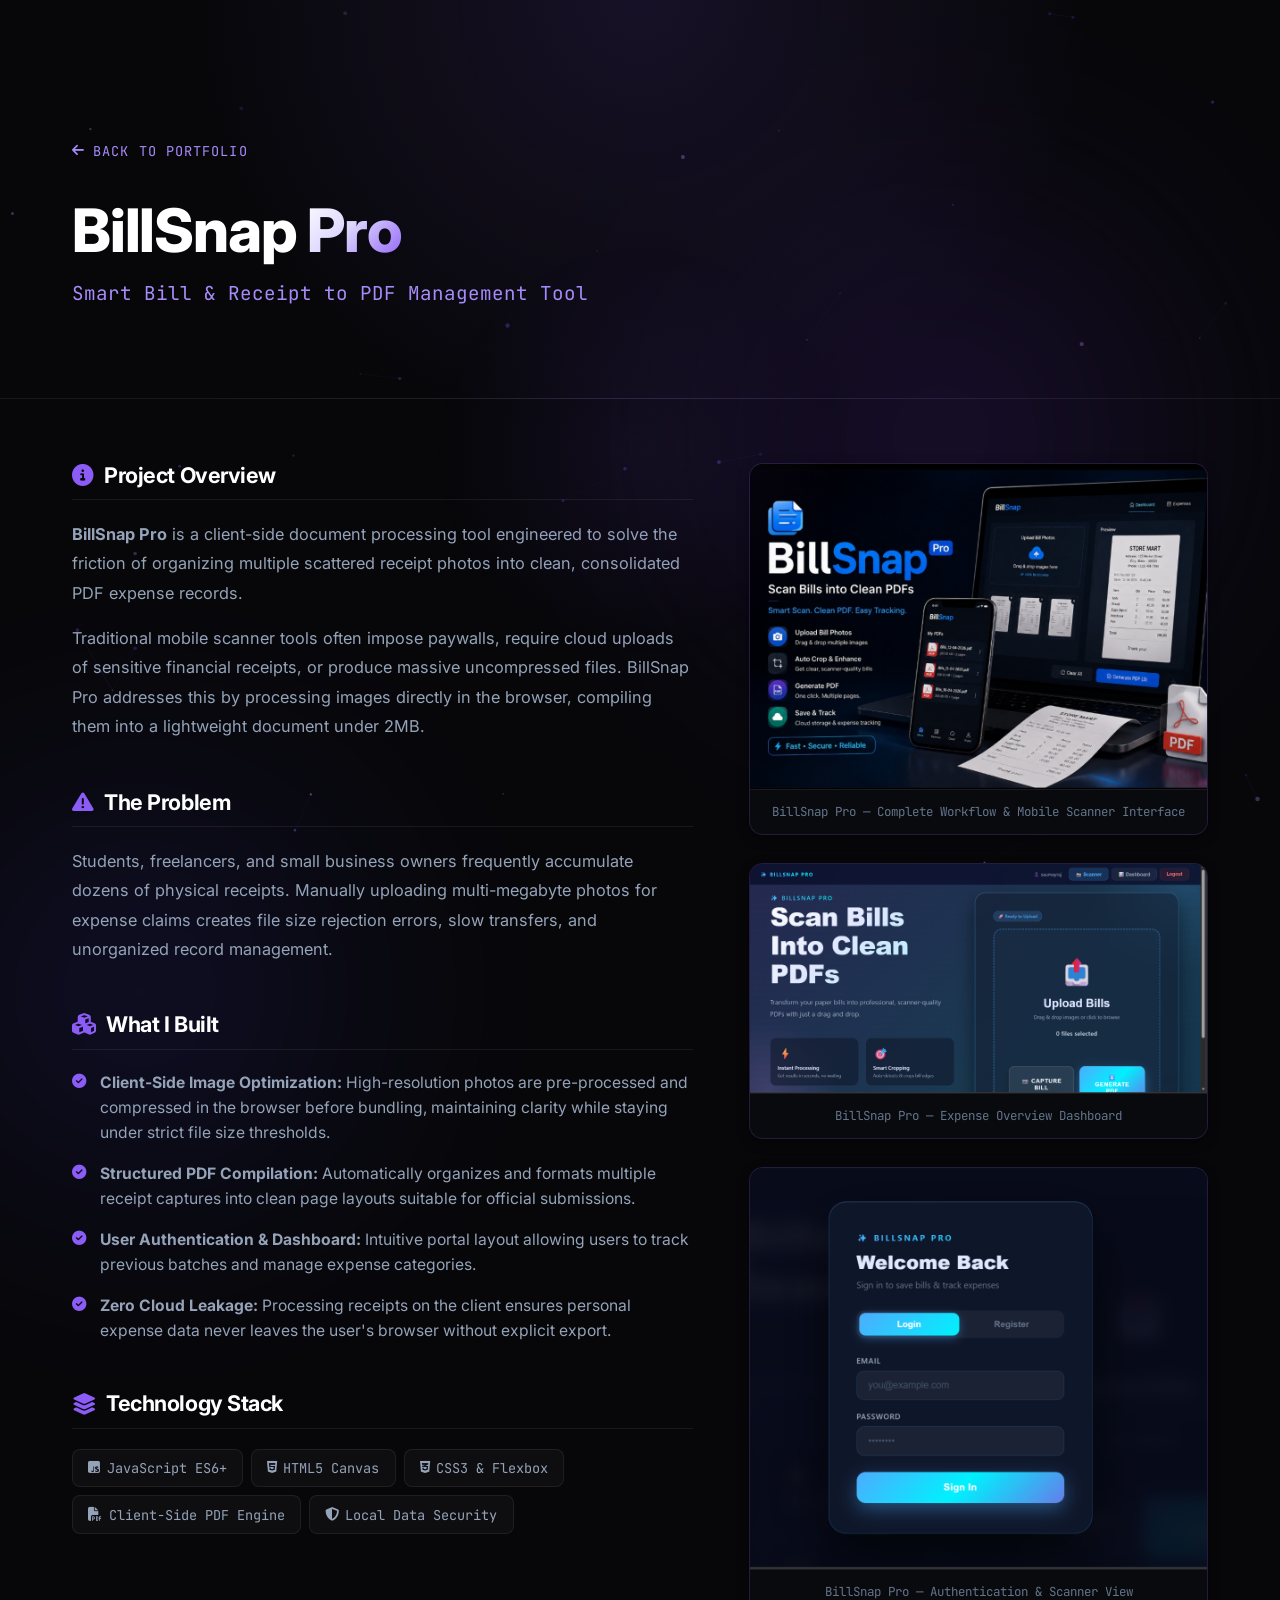
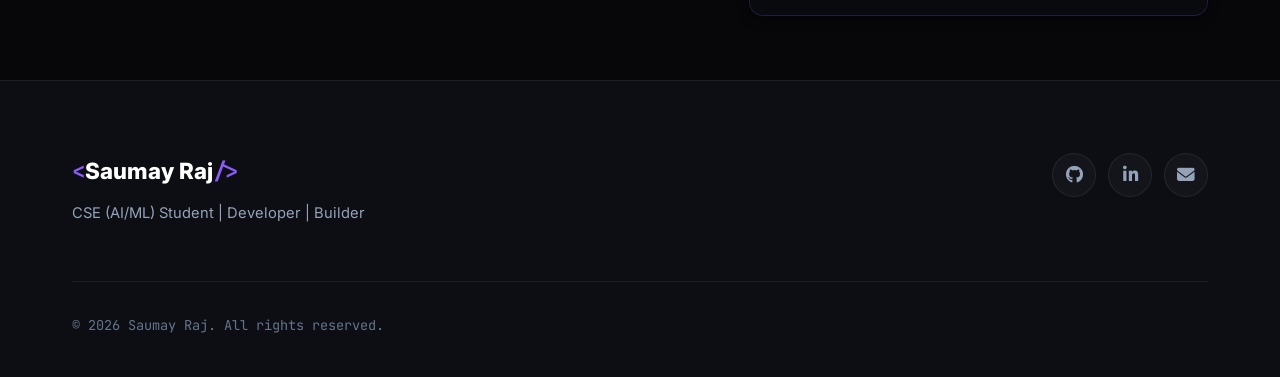
<file: billsnap.html>
<!DOCTYPE html>
<html lang="en">
<head>
  <meta charset="UTF-8" />
  <meta name="viewport" content="width=device-width, initial-scale=1.0" />
  <meta name="description" content="BillSnap Pro Case Study — Smart Bill-to-PDF Management Tool built by Saumay Raj." />
  <title>BillSnap Pro — Case Study | Saumay Raj</title>

  <!-- Google Fonts -->
  <link rel="preconnect" href="https://fonts.googleapis.com" />
  <link rel="preconnect" href="https://fonts.gstatic.com" crossorigin />
  <link href="https://fonts.googleapis.com/css2?family=Inter:wght@300;400;500;600;700;800;900&family=JetBrains+Mono:wght@400;500;600;700&display=swap" rel="stylesheet" />

  <!-- Font Awesome Icons -->
  <link rel="stylesheet" href="https://cdnjs.cloudflare.com/ajax/libs/font-awesome/6.5.0/css/all.min.css" />

  <!-- Custom Stylesheet -->
  <link rel="stylesheet" href="style.css" />
</head>
<body>

  <!-- Ambient Glow Orbs -->
  <div class="bg-ambient-orb orb-1"></div>
  <div class="bg-ambient-orb orb-2"></div>

  <!-- Cursor Glow -->
  <div class="cursor-glow" id="cursorGlow"></div>

  <!-- Particle Canvas -->
  <canvas id="particleCanvas"></canvas>

  <!-- ───────────────── CASE STUDY HERO ───────────────── -->
  <header class="case-study-hero">
    <div class="section-container">
      <a href="index.html#projects" class="case-study-back">
        <i class="fas fa-arrow-left"></i> Back to Portfolio
      </a>
      
      <h1 class="case-study-title">BillSnap <span class="gradient-text">Pro</span></h1>
      <div class="case-study-tagline">Smart Bill &amp; Receipt to PDF Management Tool</div>
    </div>
  </header>

  <!-- ───────────────── CASE STUDY MAIN CONTENT ───────────────── -->
  <main class="section-container">
    <div class="case-study-content-grid">
      
      <!-- Left Column: Case Study Narrative -->
      <div class="case-study-narrative">
        
        <!-- Overview -->
        <div class="case-study-section-block">
          <h3><i class="fas fa-circle-info"></i> Project Overview</h3>
          <p>
            <strong>BillSnap Pro</strong> is a client-side document processing tool engineered to solve the friction of organizing multiple scattered receipt photos into clean, consolidated PDF expense records.
          </p>
          <p>
            Traditional mobile scanner tools often impose paywalls, require cloud uploads of sensitive financial receipts, or produce massive uncompressed files. BillSnap Pro addresses this by processing images directly in the browser, compiling them into a lightweight document under 2MB.
          </p>
        </div>

        <!-- Problem Statement -->
        <div class="case-study-section-block">
          <h3><i class="fas fa-triangle-exclamation"></i> The Problem</h3>
          <p>
            Students, freelancers, and small business owners frequently accumulate dozens of physical receipts. Manually uploading multi-megabyte photos for expense claims creates file size rejection errors, slow transfers, and unorganized record management.
          </p>
        </div>

        <!-- What I Built -->
        <div class="case-study-section-block">
          <h3><i class="fas fa-cubes"></i> What I Built</h3>
          <div class="case-study-feature-list">
            <div class="case-study-feature-item">
              <i class="fas fa-check-circle"></i>
              <span><strong>Client-Side Image Optimization:</strong> High-resolution photos are pre-processed and compressed in the browser before bundling, maintaining clarity while staying under strict file size thresholds.</span>
            </div>
            <div class="case-study-feature-item">
              <i class="fas fa-check-circle"></i>
              <span><strong>Structured PDF Compilation:</strong> Automatically organizes and formats multiple receipt captures into clean page layouts suitable for official submissions.</span>
            </div>
            <div class="case-study-feature-item">
              <i class="fas fa-check-circle"></i>
              <span><strong>User Authentication &amp; Dashboard:</strong> Intuitive portal layout allowing users to track previous batches and manage expense categories.</span>
            </div>
            <div class="case-study-feature-item">
              <i class="fas fa-check-circle"></i>
              <span><strong>Zero Cloud Leakage:</strong> Processing receipts on the client ensures personal expense data never leaves the user's browser without explicit export.</span>
            </div>
          </div>
        </div>

        <!-- Technology Stack -->
        <div class="case-study-section-block">
          <h3><i class="fas fa-layer-group"></i> Technology Stack</h3>
          <div class="project-tech-tags">
            <span class="skill-pill"><i class="fab fa-js-square"></i> JavaScript ES6+</span>
            <span class="skill-pill"><i class="fab fa-html5"></i> HTML5 Canvas</span>
            <span class="skill-pill"><i class="fab fa-css3-alt"></i> CSS3 &amp; Flexbox</span>
            <span class="skill-pill"><i class="fas fa-file-pdf"></i> Client-Side PDF Engine</span>
            <span class="skill-pill"><i class="fas fa-shield-halved"></i> Local Data Security</span>
          </div>
        </div>

      </div>

      <!-- Right Column: Visual Showcase -->
      <div class="showcase-gallery">
        
        <div class="showcase-img-card glass-card">
          <img src="assets/billsnap_thumbnail.jpg" alt="BillSnap Pro Product &amp; Workflow Overview" />
          <div class="showcase-caption">BillSnap Pro — Complete Workflow &amp; Mobile Scanner Interface</div>
        </div>

        <div class="showcase-img-card glass-card">
          <img src="assets/media_1786254606574.png" alt="BillSnap Pro Expense Dashboard Interface" />
          <div class="showcase-caption">BillSnap Pro — Expense Overview Dashboard</div>
        </div>

        <div class="showcase-img-card glass-card">
          <img src="assets/media_1786254496377.png" alt="BillSnap Pro Authentication Interface" />
          <div class="showcase-caption">BillSnap Pro — Authentication &amp; Scanner View</div>
        </div>

      </div>

    </div>
  </main>

  <!-- ───────────────── FOOTER ───────────────── -->
  <footer class="footer">
    <div class="section-container">
      <div class="footer-top">
        <div class="footer-brand">
          <div class="footer-logo">
            <span class="nav-logo-accent">&lt;</span>Saumay Raj<span class="nav-logo-accent">/&gt;</span>
          </div>
          <p class="footer-tagline">
            CSE (AI/ML) Student | Developer | Builder
          </p>
        </div>

        <div class="footer-socials">
          <a href="https://github.com/saumayraj621-sudo" target="_blank" class="btn-icon" title="GitHub">
            <i class="fab fa-github"></i>
          </a>
          <a href="https://www.linkedin.com/in/saumayraj1" target="_blank" class="btn-icon" title="LinkedIn">
            <i class="fab fa-linkedin-in"></i>
          </a>
          <a href="mailto:saumay621@gmail.com" class="btn-icon" title="Email">
            <i class="fas fa-envelope"></i>
          </a>
        </div>
      </div>

      <div class="footer-bottom">
        <div class="footer-copy">
          &copy; <span id="currentYear">2026</span> Saumay Raj. All rights reserved.
        </div>
      </div>
    </div>
  </footer>

  <script src="script.js"></script>
</body>
</html>
</file>
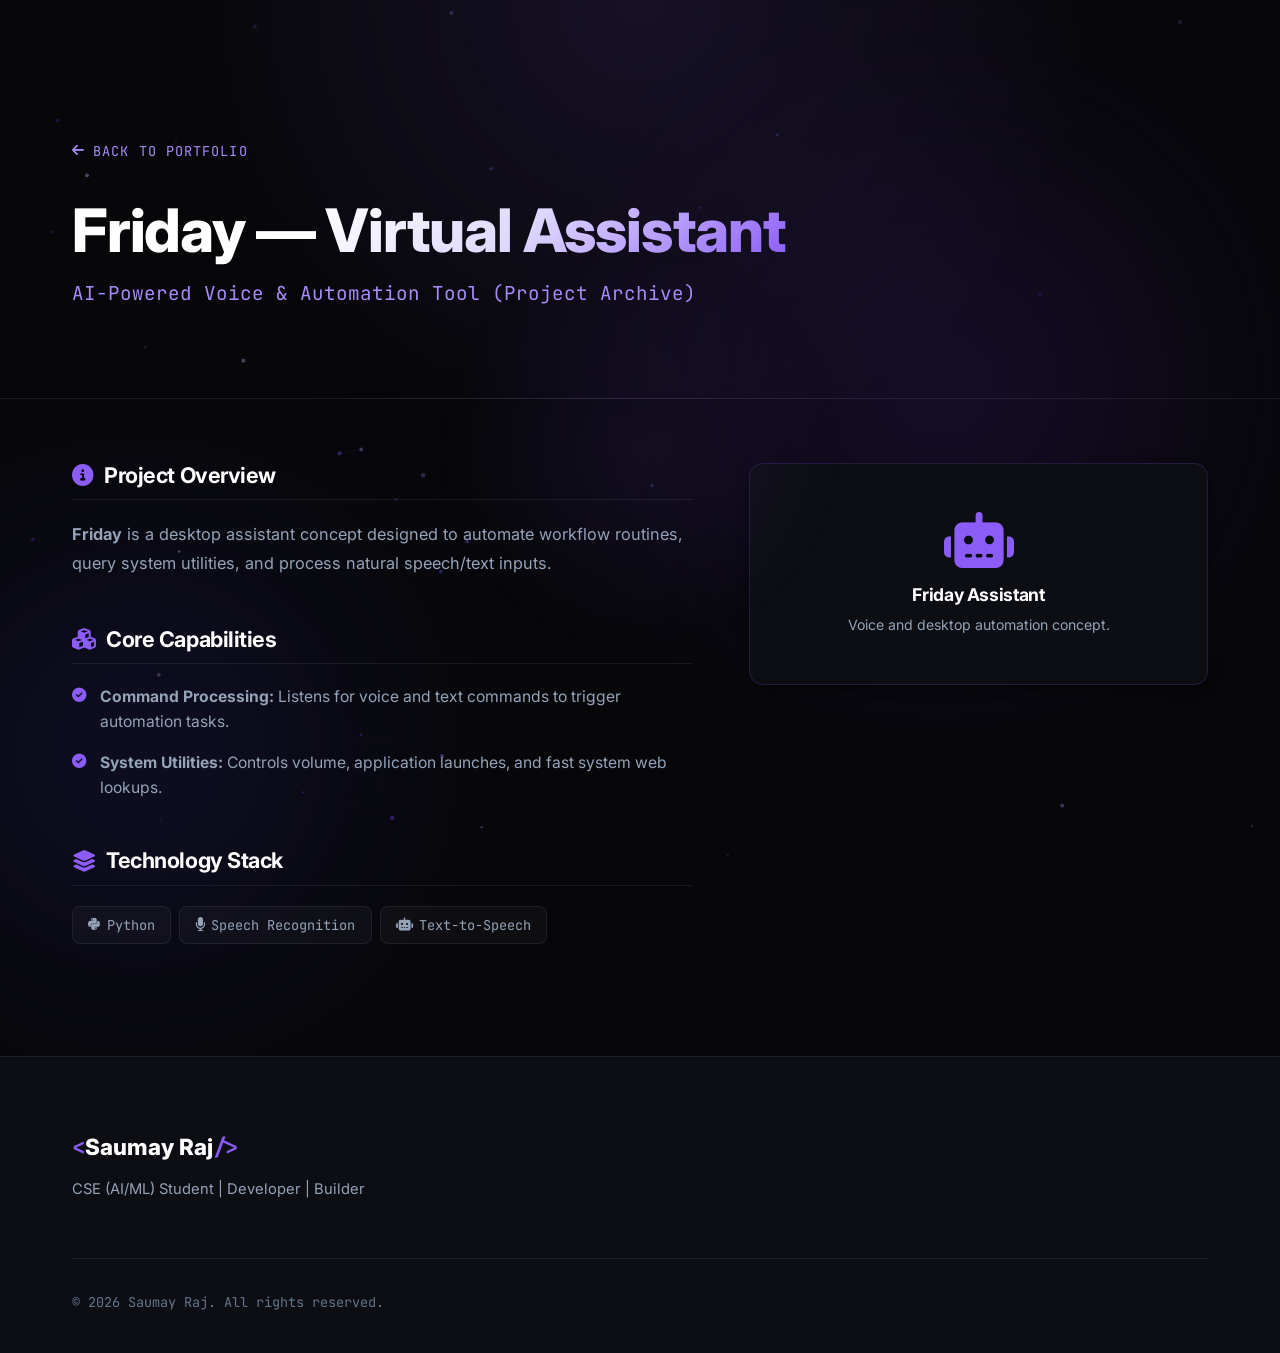
<file: friday.html>
<!DOCTYPE html>
<html lang="en">
<head>
  <meta charset="UTF-8" />
  <meta name="viewport" content="width=device-width, initial-scale=1.0" />
  <meta name="description" content="Friday AI Assistant — Project Archive by Saumay Raj." />
  <title>Friday AI Assistant — Archive | Saumay Raj</title>

  <!-- Google Fonts -->
  <link rel="preconnect" href="https://fonts.googleapis.com" />
  <link rel="preconnect" href="https://fonts.gstatic.com" crossorigin />
  <link href="https://fonts.googleapis.com/css2?family=Inter:wght@300;400;500;600;700;800;900&family=JetBrains+Mono:wght@400;500;600;700&display=swap" rel="stylesheet" />

  <!-- Font Awesome Icons -->
  <link rel="stylesheet" href="https://cdnjs.cloudflare.com/ajax/libs/font-awesome/6.5.0/css/all.min.css" />

  <!-- Custom Stylesheet -->
  <link rel="stylesheet" href="style.css" />
</head>
<body>

  <!-- Ambient Glow Orbs -->
  <div class="bg-ambient-orb orb-1"></div>
  <div class="bg-ambient-orb orb-2"></div>

  <!-- Cursor Glow -->
  <div class="cursor-glow" id="cursorGlow"></div>

  <!-- Particle Canvas -->
  <canvas id="particleCanvas"></canvas>

  <!-- ───────────────── CASE STUDY HERO ───────────────── -->
  <header class="case-study-hero">
    <div class="section-container">
      <a href="index.html#projects" class="case-study-back">
        <i class="fas fa-arrow-left"></i> Back to Portfolio
      </a>
      
      <h1 class="case-study-title">Friday — <span class="gradient-text">Virtual Assistant</span></h1>
      <div class="case-study-tagline">AI-Powered Voice &amp; Automation Tool (Project Archive)</div>
    </div>
  </header>

  <!-- ───────────────── CASE STUDY MAIN CONTENT ───────────────── -->
  <main class="section-container">
    <div class="case-study-content-grid">
      
      <div class="case-study-narrative">
        <div class="case-study-section-block">
          <h3><i class="fas fa-circle-info"></i> Project Overview</h3>
          <p>
            <strong>Friday</strong> is a desktop assistant concept designed to automate workflow routines, query system utilities, and process natural speech/text inputs.
          </p>
        </div>

        <div class="case-study-section-block">
          <h3><i class="fas fa-cubes"></i> Core Capabilities</h3>
          <div class="case-study-feature-list">
            <div class="case-study-feature-item">
              <i class="fas fa-check-circle"></i>
              <span><strong>Command Processing:</strong> Listens for voice and text commands to trigger automation tasks.</span>
            </div>
            <div class="case-study-feature-item">
              <i class="fas fa-check-circle"></i>
              <span><strong>System Utilities:</strong> Controls volume, application launches, and fast system web lookups.</span>
            </div>
          </div>
        </div>

        <div class="case-study-section-block">
          <h3><i class="fas fa-layer-group"></i> Technology Stack</h3>
          <div class="project-tech-tags">
            <span class="skill-pill"><i class="fab fa-python"></i> Python</span>
            <span class="skill-pill"><i class="fas fa-microphone"></i> Speech Recognition</span>
            <span class="skill-pill"><i class="fas fa-robot"></i> Text-to-Speech</span>
          </div>
        </div>
      </div>

      <div class="showcase-gallery">
        <div class="showcase-img-card glass-card" style="padding: 3rem 2rem; text-align: center;">
          <i class="fas fa-robot" style="font-size: 3.5rem; color: var(--accent-primary); margin-bottom: 1rem;"></i>
          <h4 style="font-size: 1.1rem; margin-bottom: 0.5rem;">Friday Assistant</h4>
          <p style="font-size: 0.88rem; color: var(--text-secondary);">Voice and desktop automation concept.</p>
        </div>
      </div>

    </div>
  </main>

  <!-- ───────────────── FOOTER ───────────────── -->
  <footer class="footer">
    <div class="section-container">
      <div class="footer-top">
        <div class="footer-brand">
          <div class="footer-logo">
            <span class="nav-logo-accent">&lt;</span>Saumay Raj<span class="nav-logo-accent">/&gt;</span>
          </div>
          <p class="footer-tagline">
            CSE (AI/ML) Student | Developer | Builder
          </p>
        </div>
      </div>
      <div class="footer-bottom">
        <div class="footer-copy">
          &copy; <span id="currentYear">2026</span> Saumay Raj. All rights reserved.
        </div>
      </div>
    </div>
  </footer>

  <script src="script.js"></script>
</body>
</html>
</file>
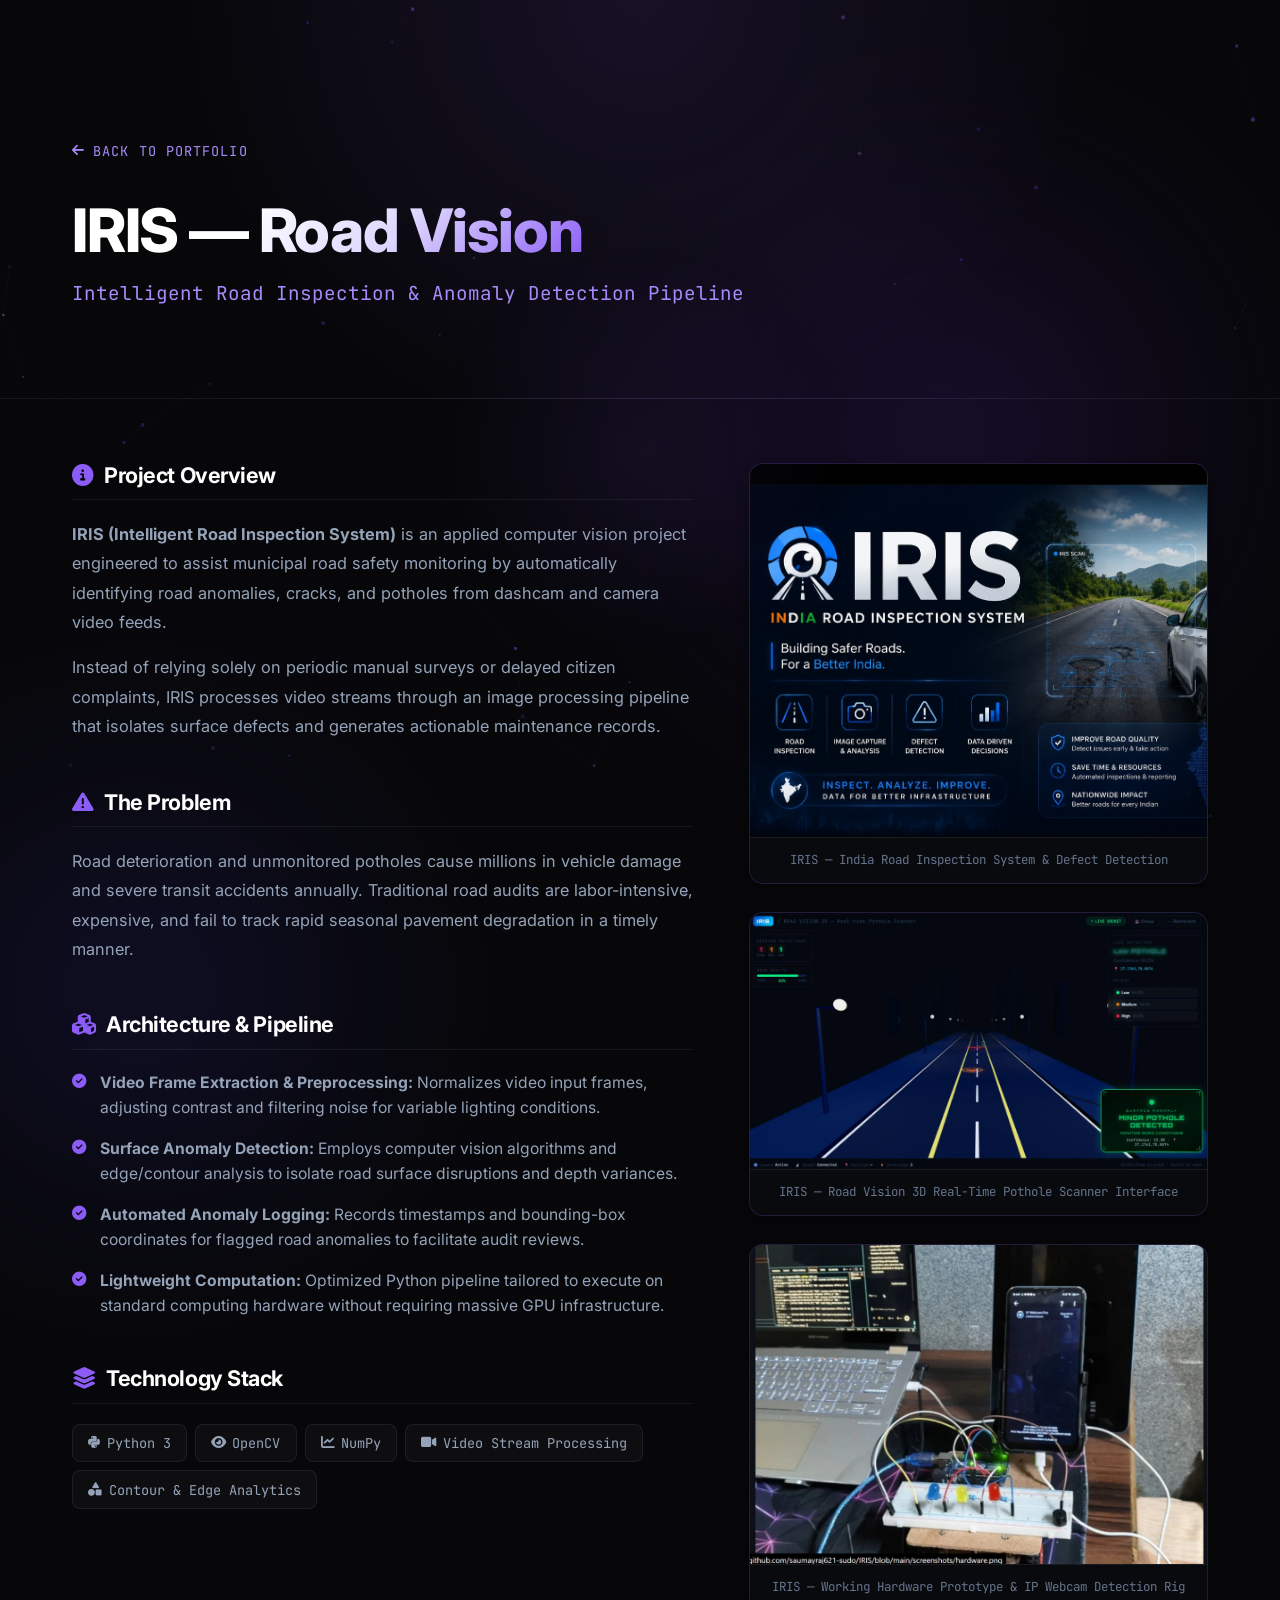
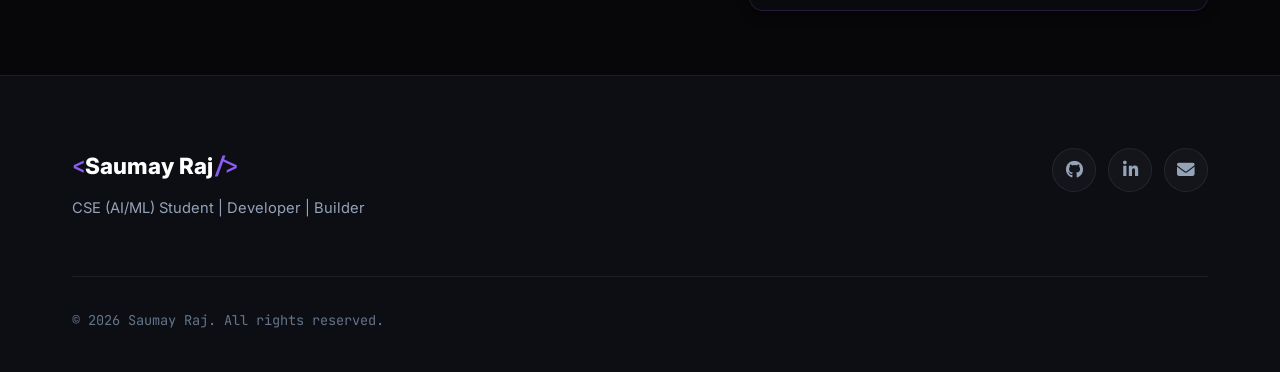
<file: iris.html>
<!DOCTYPE html>
<html lang="en">
<head>
  <meta charset="UTF-8" />
  <meta name="viewport" content="width=device-width, initial-scale=1.0" />
  <meta name="description" content="IRIS Case Study — Intelligent Road Inspection System built by Saumay Raj." />
  <title>IRIS — Case Study | Saumay Raj</title>

  <!-- Google Fonts -->
  <link rel="preconnect" href="https://fonts.googleapis.com" />
  <link rel="preconnect" href="https://fonts.gstatic.com" crossorigin />
  <link href="https://fonts.googleapis.com/css2?family=Inter:wght@300;400;500;600;700;800;900&family=JetBrains+Mono:wght@400;500;600;700&display=swap" rel="stylesheet" />

  <!-- Font Awesome Icons -->
  <link rel="stylesheet" href="https://cdnjs.cloudflare.com/ajax/libs/font-awesome/6.5.0/css/all.min.css" />

  <!-- Custom Stylesheet -->
  <link rel="stylesheet" href="style.css" />
</head>
<body>

  <!-- Ambient Glow Orbs -->
  <div class="bg-ambient-orb orb-1"></div>
  <div class="bg-ambient-orb orb-2"></div>

  <!-- Cursor Glow -->
  <div class="cursor-glow" id="cursorGlow"></div>

  <!-- Particle Canvas -->
  <canvas id="particleCanvas"></canvas>

  <!-- ───────────────── CASE STUDY HERO ───────────────── -->
  <header class="case-study-hero">
    <div class="section-container">
      <a href="index.html#projects" class="case-study-back">
        <i class="fas fa-arrow-left"></i> Back to Portfolio
      </a>
      
      <h1 class="case-study-title">IRIS — <span class="gradient-text">Road Vision</span></h1>
      <div class="case-study-tagline">Intelligent Road Inspection &amp; Anomaly Detection Pipeline</div>
    </div>
  </header>

  <!-- ───────────────── CASE STUDY MAIN CONTENT ───────────────── -->
  <main class="section-container">
    <div class="case-study-content-grid">
      
      <!-- Left Column: Narrative -->
      <div class="case-study-narrative">
        
        <!-- Overview -->
        <div class="case-study-section-block">
          <h3><i class="fas fa-circle-info"></i> Project Overview</h3>
          <p>
            <strong>IRIS (Intelligent Road Inspection System)</strong> is an applied computer vision project engineered to assist municipal road safety monitoring by automatically identifying road anomalies, cracks, and potholes from dashcam and camera video feeds.
          </p>
          <p>
            Instead of relying solely on periodic manual surveys or delayed citizen complaints, IRIS processes video streams through an image processing pipeline that isolates surface defects and generates actionable maintenance records.
          </p>
        </div>

        <!-- Problem Statement -->
        <div class="case-study-section-block">
          <h3><i class="fas fa-triangle-exclamation"></i> The Problem</h3>
          <p>
            Road deterioration and unmonitored potholes cause millions in vehicle damage and severe transit accidents annually. Traditional road audits are labor-intensive, expensive, and fail to track rapid seasonal pavement degradation in a timely manner.
          </p>
        </div>

        <!-- What I Built -->
        <div class="case-study-section-block">
          <h3><i class="fas fa-cubes"></i> Architecture &amp; Pipeline</h3>
          <div class="case-study-feature-list">
            <div class="case-study-feature-item">
              <i class="fas fa-check-circle"></i>
              <span><strong>Video Frame Extraction &amp; Preprocessing:</strong> Normalizes video input frames, adjusting contrast and filtering noise for variable lighting conditions.</span>
            </div>
            <div class="case-study-feature-item">
              <i class="fas fa-check-circle"></i>
              <span><strong>Surface Anomaly Detection:</strong> Employs computer vision algorithms and edge/contour analysis to isolate road surface disruptions and depth variances.</span>
            </div>
            <div class="case-study-feature-item">
              <i class="fas fa-check-circle"></i>
              <span><strong>Automated Anomaly Logging:</strong> Records timestamps and bounding-box coordinates for flagged road anomalies to facilitate audit reviews.</span>
            </div>
            <div class="case-study-feature-item">
              <i class="fas fa-check-circle"></i>
              <span><strong>Lightweight Computation:</strong> Optimized Python pipeline tailored to execute on standard computing hardware without requiring massive GPU infrastructure.</span>
            </div>
          </div>
        </div>

        <!-- Technology Stack -->
        <div class="case-study-section-block">
          <h3><i class="fas fa-layer-group"></i> Technology Stack</h3>
          <div class="project-tech-tags">
            <span class="skill-pill"><i class="fab fa-python"></i> Python 3</span>
            <span class="skill-pill"><i class="fas fa-eye"></i> OpenCV</span>
            <span class="skill-pill"><i class="fas fa-chart-line"></i> NumPy</span>
            <span class="skill-pill"><i class="fas fa-video"></i> Video Stream Processing</span>
            <span class="skill-pill"><i class="fas fa-shapes"></i> Contour &amp; Edge Analytics</span>
          </div>
        </div>

      </div>

      <!-- Right Column: Visual Showcase -->
      <div class="showcase-gallery">
        
        <div class="showcase-img-card glass-card">
          <img src="assets/iris_thumbnail.jpg" alt="IRIS India Road Inspection System Overview" />
          <div class="showcase-caption">IRIS — India Road Inspection System &amp; Defect Detection</div>
        </div>

        <div class="showcase-img-card glass-card">
          <img src="assets/iris_screen_scanner.png" alt="IRIS Road Vision 3D Real-Time Pothole Scanner" />
          <div class="showcase-caption">IRIS — Road Vision 3D Real-Time Pothole Scanner Interface</div>
        </div>

        <div class="showcase-img-card glass-card">
          <img src="assets/iris_hardware_demo.jpg" alt="IRIS Hardware Prototype &amp; Camera Feed Rig" />
          <div class="showcase-caption">IRIS — Working Hardware Prototype &amp; IP Webcam Detection Rig</div>
        </div>

      </div>

    </div>
  </main>

  <!-- ───────────────── FOOTER ───────────────── -->
  <footer class="footer">
    <div class="section-container">
      <div class="footer-top">
        <div class="footer-brand">
          <div class="footer-logo">
            <span class="nav-logo-accent">&lt;</span>Saumay Raj<span class="nav-logo-accent">/&gt;</span>
          </div>
          <p class="footer-tagline">
            CSE (AI/ML) Student | Developer | Builder
          </p>
        </div>

        <div class="footer-socials">
          <a href="https://github.com/saumayraj621-sudo" target="_blank" class="btn-icon" title="GitHub">
            <i class="fab fa-github"></i>
          </a>
          <a href="https://www.linkedin.com/in/saumayraj1" target="_blank" class="btn-icon" title="LinkedIn">
            <i class="fab fa-linkedin-in"></i>
          </a>
          <a href="mailto:saumay621@gmail.com" class="btn-icon" title="Email">
            <i class="fas fa-envelope"></i>
          </a>
        </div>
      </div>

      <div class="footer-bottom">
        <div class="footer-copy">
          &copy; <span id="currentYear">2026</span> Saumay Raj. All rights reserved.
        </div>
      </div>
    </div>
  </footer>

  <script src="script.js"></script>
</body>
</html>
</file>
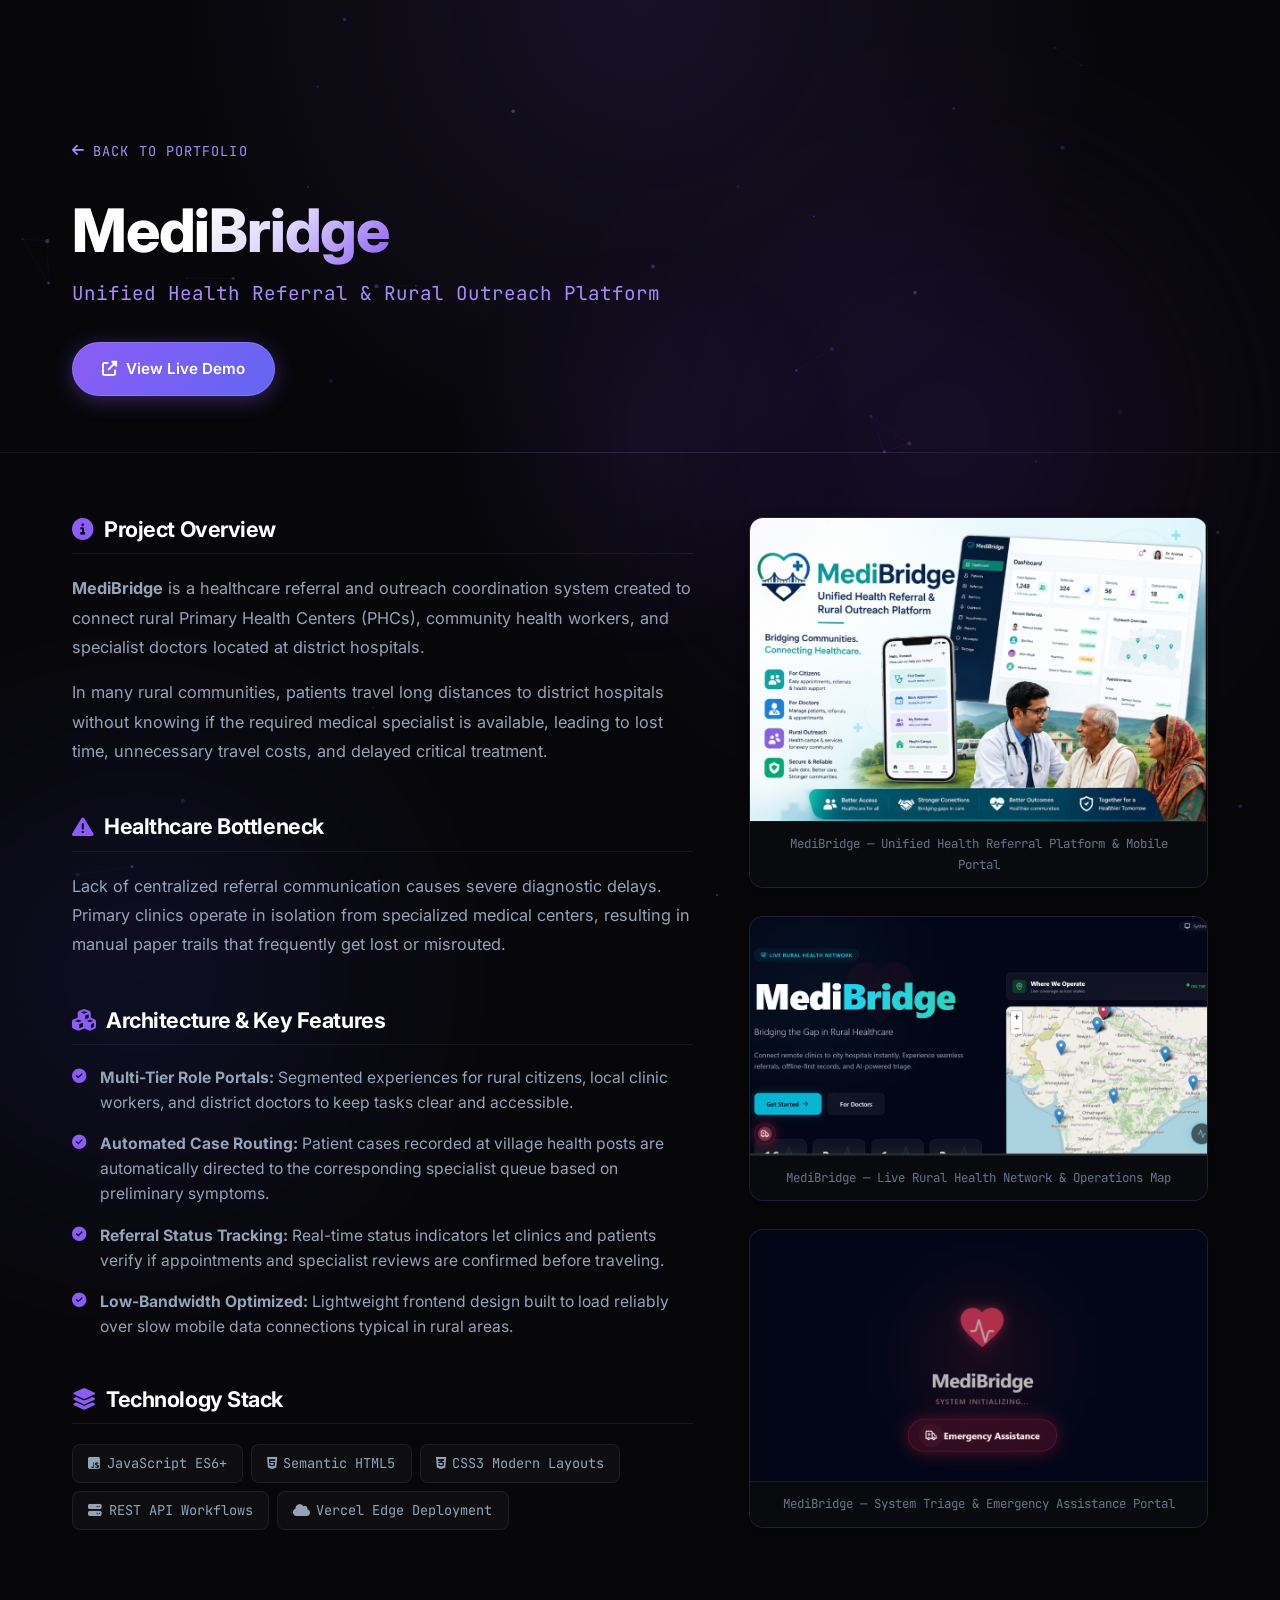
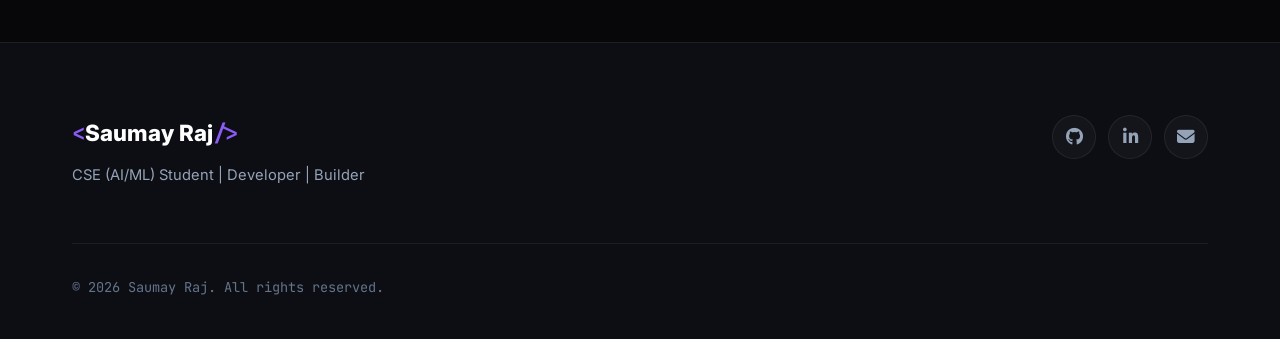
<file: medibridge.html>
<!DOCTYPE html>
<html lang="en">
<head>
  <meta charset="UTF-8" />
  <meta name="viewport" content="width=device-width, initial-scale=1.0" />
  <meta name="description" content="MediBridge Case Study — Unified Health Referral & Rural Outreach Platform by Saumay Raj." />
  <title>MediBridge — Case Study | Saumay Raj</title>

  <!-- Google Fonts -->
  <link rel="preconnect" href="https://fonts.googleapis.com" />
  <link rel="preconnect" href="https://fonts.gstatic.com" crossorigin />
  <link href="https://fonts.googleapis.com/css2?family=Inter:wght@300;400;500;600;700;800;900&family=JetBrains+Mono:wght@400;500;600;700&display=swap" rel="stylesheet" />

  <!-- Font Awesome Icons -->
  <link rel="stylesheet" href="https://cdnjs.cloudflare.com/ajax/libs/font-awesome/6.5.0/css/all.min.css" />

  <!-- Custom Stylesheet -->
  <link rel="stylesheet" href="style.css" />
</head>
<body>

  <!-- Ambient Glow Orbs -->
  <div class="bg-ambient-orb orb-1"></div>
  <div class="bg-ambient-orb orb-2"></div>

  <!-- Cursor Glow -->
  <div class="cursor-glow" id="cursorGlow"></div>

  <!-- Particle Canvas -->
  <canvas id="particleCanvas"></canvas>

  <!-- ───────────────── CASE STUDY HERO ───────────────── -->
  <header class="case-study-hero">
    <div class="section-container">
      <a href="index.html#projects" class="case-study-back">
        <i class="fas fa-arrow-left"></i> Back to Portfolio
      </a>
      
      <h1 class="case-study-title">Medi<span class="gradient-text">Bridge</span></h1>
      <div class="case-study-tagline">Unified Health Referral &amp; Rural Outreach Platform</div>

      <div class="case-study-actions">
        <a href="https://medibridge-greyhats.vercel.app/" target="_blank" class="btn-primary">
          <i class="fas fa-external-link-alt"></i> View Live Demo
        </a>
      </div>
    </div>
  </header>

  <!-- ───────────────── CASE STUDY MAIN CONTENT ───────────────── -->
  <main class="section-container">
    <div class="case-study-content-grid">
      
      <!-- Left Column: Narrative -->
      <div class="case-study-narrative">
        
        <!-- Overview -->
        <div class="case-study-section-block">
          <h3><i class="fas fa-circle-info"></i> Project Overview</h3>
          <p>
            <strong>MediBridge</strong> is a healthcare referral and outreach coordination system created to connect rural Primary Health Centers (PHCs), community health workers, and specialist doctors located at district hospitals.
          </p>
          <p>
            In many rural communities, patients travel long distances to district hospitals without knowing if the required medical specialist is available, leading to lost time, unnecessary travel costs, and delayed critical treatment.
          </p>
        </div>

        <!-- Problem Statement -->
        <div class="case-study-section-block">
          <h3><i class="fas fa-triangle-exclamation"></i> Healthcare Bottleneck</h3>
          <p>
            Lack of centralized referral communication causes severe diagnostic delays. Primary clinics operate in isolation from specialized medical centers, resulting in manual paper trails that frequently get lost or misrouted.
          </p>
        </div>

        <!-- What I Built -->
        <div class="case-study-section-block">
          <h3><i class="fas fa-cubes"></i> Architecture &amp; Key Features</h3>
          <div class="case-study-feature-list">
            <div class="case-study-feature-item">
              <i class="fas fa-check-circle"></i>
              <span><strong>Multi-Tier Role Portals:</strong> Segmented experiences for rural citizens, local clinic workers, and district doctors to keep tasks clear and accessible.</span>
            </div>
            <div class="case-study-feature-item">
              <i class="fas fa-check-circle"></i>
              <span><strong>Automated Case Routing:</strong> Patient cases recorded at village health posts are automatically directed to the corresponding specialist queue based on preliminary symptoms.</span>
            </div>
            <div class="case-study-feature-item">
              <i class="fas fa-check-circle"></i>
              <span><strong>Referral Status Tracking:</strong> Real-time status indicators let clinics and patients verify if appointments and specialist reviews are confirmed before traveling.</span>
            </div>
            <div class="case-study-feature-item">
              <i class="fas fa-check-circle"></i>
              <span><strong>Low-Bandwidth Optimized:</strong> Lightweight frontend design built to load reliably over slow mobile data connections typical in rural areas.</span>
            </div>
          </div>
        </div>

        <!-- Technology Stack -->
        <div class="case-study-section-block">
          <h3><i class="fas fa-layer-group"></i> Technology Stack</h3>
          <div class="project-tech-tags">
            <span class="skill-pill"><i class="fab fa-js-square"></i> JavaScript ES6+</span>
            <span class="skill-pill"><i class="fab fa-html5"></i> Semantic HTML5</span>
            <span class="skill-pill"><i class="fab fa-css3-alt"></i> CSS3 Modern Layouts</span>
            <span class="skill-pill"><i class="fas fa-server"></i> REST API Workflows</span>
            <span class="skill-pill"><i class="fas fa-cloud"></i> Vercel Edge Deployment</span>
          </div>
        </div>

      </div>

      <!-- Right Column: Visual Showcase -->
      <div class="showcase-gallery">
        
        <div class="showcase-img-card glass-card">
          <img src="assets/medibridge_thumbnail.jpg" alt="MediBridge Platform Overview &amp; Mobile Experience" />
          <div class="showcase-caption">MediBridge — Unified Health Referral Platform &amp; Mobile Portal</div>
        </div>

        <div class="showcase-img-card glass-card">
          <img src="assets/medibridge_screen_network.png" alt="MediBridge Live Rural Health Network Map" />
          <div class="showcase-caption">MediBridge — Live Rural Health Network &amp; Operations Map</div>
        </div>

        <div class="showcase-img-card glass-card">
          <img src="assets/medibridge_screen_emergency.png" alt="MediBridge Emergency Assistance Interface" />
          <div class="showcase-caption">MediBridge — System Triage &amp; Emergency Assistance Portal</div>
        </div>

      </div>

    </div>
  </main>

  <!-- ───────────────── FOOTER ───────────────── -->
  <footer class="footer">
    <div class="section-container">
      <div class="footer-top">
        <div class="footer-brand">
          <div class="footer-logo">
            <span class="nav-logo-accent">&lt;</span>Saumay Raj<span class="nav-logo-accent">/&gt;</span>
          </div>
          <p class="footer-tagline">
            CSE (AI/ML) Student | Developer | Builder
          </p>
        </div>

        <div class="footer-socials">
          <a href="https://github.com/saumayraj621-sudo" target="_blank" class="btn-icon" title="GitHub">
            <i class="fab fa-github"></i>
          </a>
          <a href="https://www.linkedin.com/in/saumayraj1" target="_blank" class="btn-icon" title="LinkedIn">
            <i class="fab fa-linkedin-in"></i>
          </a>
          <a href="mailto:saumay621@gmail.com" class="btn-icon" title="Email">
            <i class="fas fa-envelope"></i>
          </a>
        </div>
      </div>

      <div class="footer-bottom">
        <div class="footer-copy">
          &copy; <span id="currentYear">2026</span> Saumay Raj. All rights reserved.
        </div>
      </div>
    </div>
  </footer>

  <script src="script.js"></script>
</body>
</html>
</file>
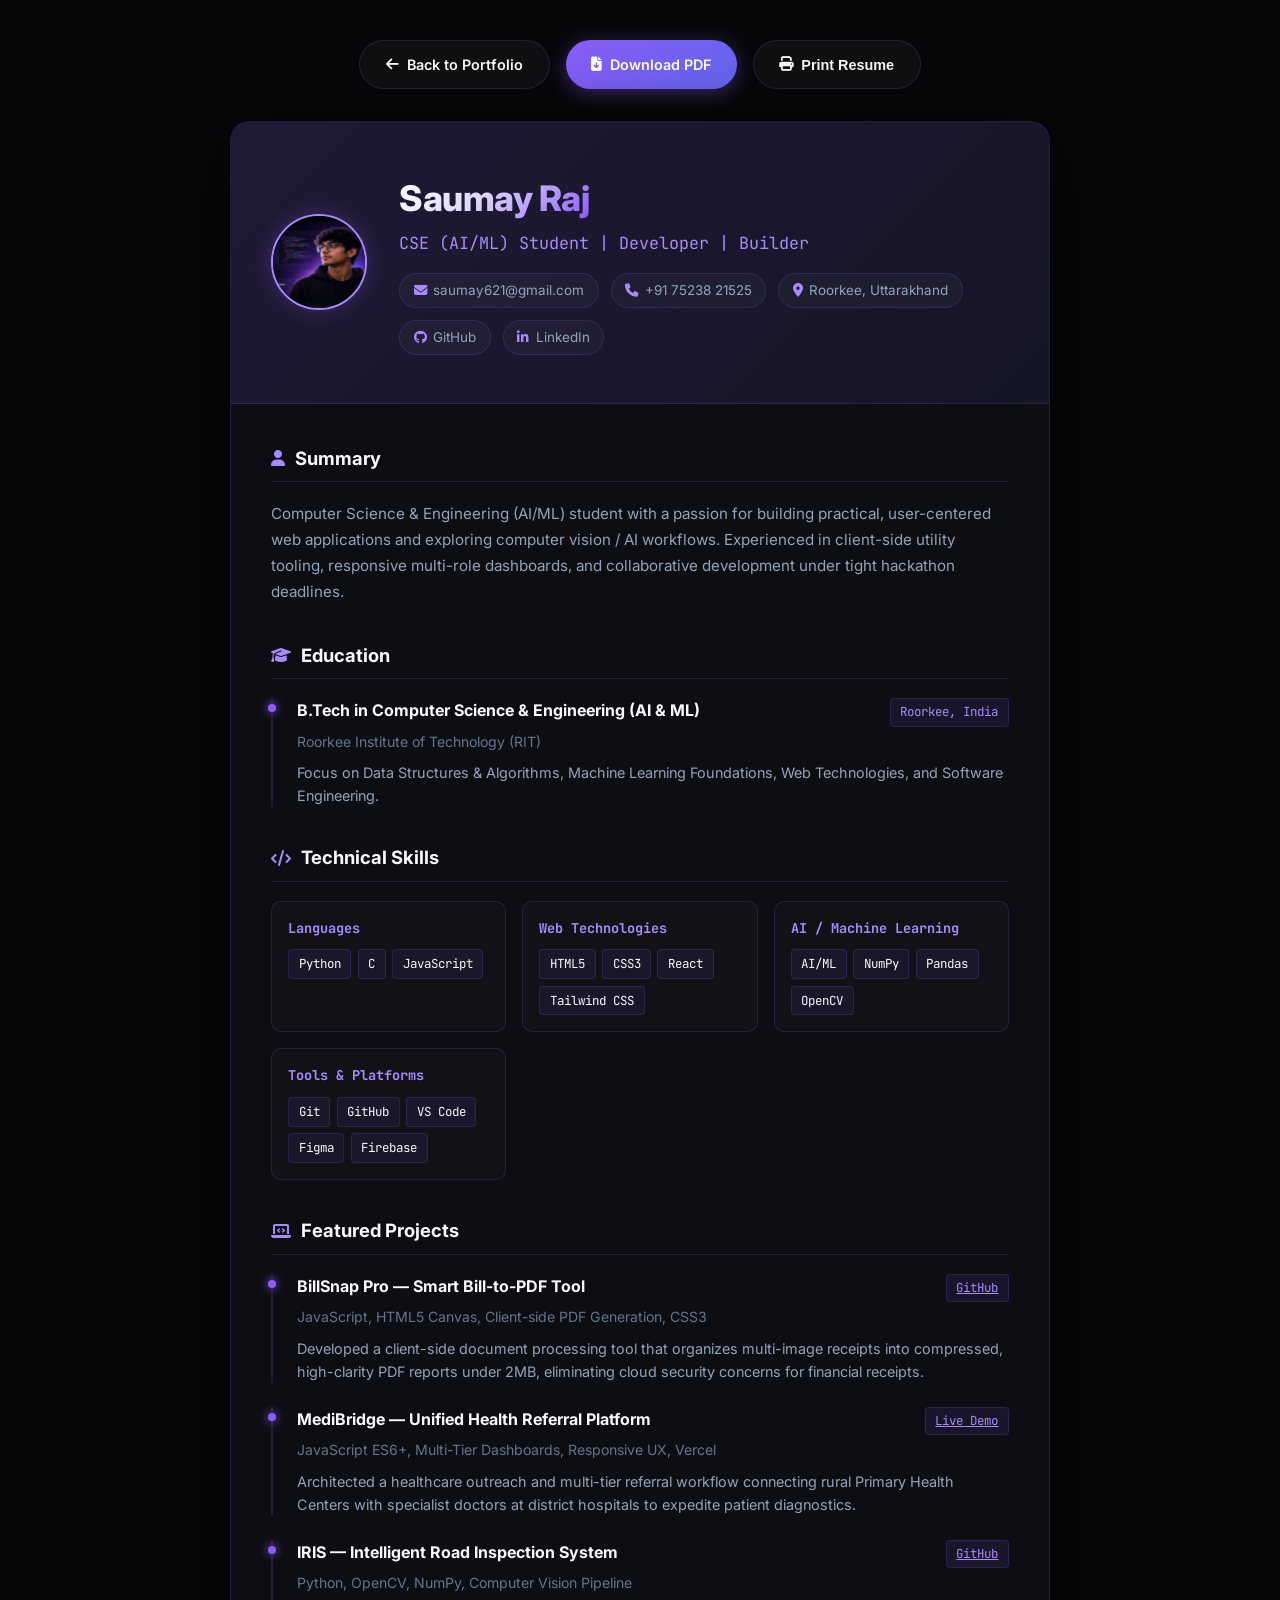
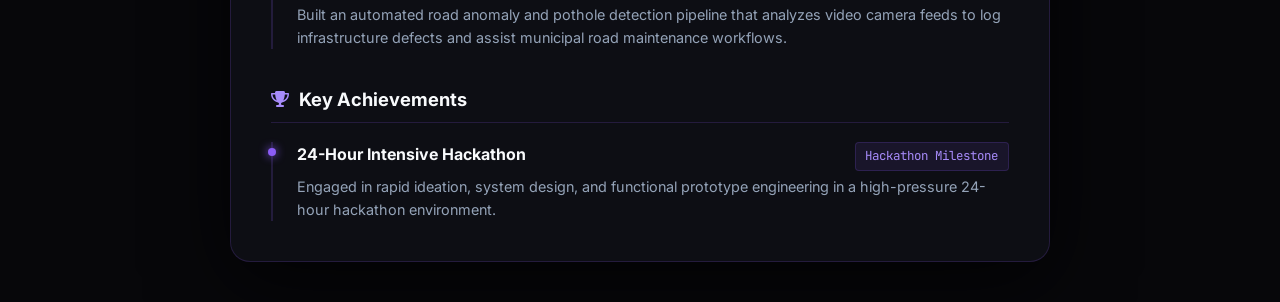
<file: resume.html>
<!DOCTYPE html>
<html lang="en">
<head>
  <meta charset="UTF-8" />
  <meta name="viewport" content="width=device-width, initial-scale=1.0" />
  <meta name="description" content="Saumay Raj Resume — CSE (AI/ML) Student & Developer" />
  <title>Resume — Saumay Raj</title>

  <!-- Google Fonts -->
  <link rel="preconnect" href="https://fonts.googleapis.com" />
  <link rel="preconnect" href="https://fonts.gstatic.com" crossorigin />
  <link href="https://fonts.googleapis.com/css2?family=Inter:wght@300;400;500;600;700;800&family=JetBrains+Mono:wght@400;500;600;700&display=swap" rel="stylesheet" />

  <!-- Font Awesome Icons -->
  <link rel="stylesheet" href="https://cdnjs.cloudflare.com/ajax/libs/font-awesome/6.5.0/css/all.min.css" />

  <style>
    *, *::before, *::after { margin: 0; padding: 0; box-sizing: border-box; }

    :root {
      --primary: #8b5cf6;
      --accent: #7c3aed;
      --accent-light: #a78bfa;
      --bg: #07070a;
      --card: #0d0e14;
      --border: rgba(139, 92, 246, 0.18);
      --border-hover: rgba(139, 92, 246, 0.45);
      --text: #f8fafc;
      --muted: #94a3b8;
      --dim: #64748b;
      --gradient: linear-gradient(135deg, #ffffff 0%, #ddd6fe 45%, #8b5cf6 100%);
      --btn-grad: linear-gradient(135deg, #8b5cf6 0%, #6366f1 100%);
    }

    html { font-size: 16px; }

    body {
      font-family: 'Inter', sans-serif;
      background: var(--bg);
      color: var(--text);
      min-height: 100vh;
      display: flex;
      flex-direction: column;
      align-items: center;
      padding: 2.5rem 1.5rem;
      line-height: 1.6;
    }

    /* ── Print Styles ── */
    @media print {
      body {
        background: #fff;
        color: #111;
        padding: 0;
      }
      .resume { box-shadow: none; border: none; max-width: 100%; }
      .no-print { display: none !important; }
      .section-title { color: #7c3aed; }
      .tag { background: #f5f3ff; color: #7c3aed; border-color: #ddd6fe; }
      .timeline-dot { background: #7c3aed; }
      .divider { border-color: #e2e8f0; }
      a { color: #7c3aed; }
      .header { background: #f8fafc !important; }
      .header * { color: #111 !important; }
    }

    /* ── Controls ── */
    .controls {
      display: flex;
      gap: 1rem;
      margin-bottom: 2rem;
      flex-wrap: wrap;
      justify-content: center;
    }

    .ctrl-btn {
      display: inline-flex;
      align-items: center;
      gap: 0.5rem;
      padding: 0.75rem 1.6rem;
      border-radius: 50px;
      border: none;
      font-weight: 600;
      font-size: 0.9rem;
      cursor: pointer;
      transition: all 0.3s ease;
      text-decoration: none;
    }

    .ctrl-btn.primary {
      background: var(--btn-grad);
      color: #ffffff;
      box-shadow: 0 4px 20px rgba(139, 92, 246, 0.4);
    }
    .ctrl-btn.primary:hover {
      box-shadow: 0 6px 25px rgba(139, 92, 246, 0.6);
      transform: translateY(-2px);
    }

    .ctrl-btn.secondary {
      background: rgba(255, 255, 255, 0.04);
      border: 1px solid var(--border);
      color: var(--text);
    }
    .ctrl-btn.secondary:hover {
      border-color: var(--primary);
      color: var(--accent-light);
      background: rgba(139, 92, 246, 0.1);
    }

    /* ── Resume Container ── */
    .resume {
      width: 100%;
      max-width: 820px;
      background: var(--card);
      border-radius: 20px;
      overflow: hidden;
      border: 1px solid var(--border);
      box-shadow: 0 20px 80px rgba(0, 0, 0, 0.7);
    }

    /* ── Header ── */
    .header {
      background: linear-gradient(135deg, rgba(139, 92, 246, 0.15), rgba(99, 102, 241, 0.08));
      padding: 3rem 2.5rem;
      border-bottom: 1px solid var(--border);
      position: relative;
    }

    .header-content {
      display: flex;
      align-items: center;
      gap: 2rem;
      position: relative;
      z-index: 1;
    }

    .header-photo {
      width: 96px;
      height: 96px;
      border-radius: 50%;
      border: 2px solid var(--accent-light);
      overflow: hidden;
      flex-shrink: 0;
      box-shadow: 0 0 20px rgba(139, 92, 246, 0.3);
    }

    .header-photo img {
      width: 100%;
      height: 100%;
      object-fit: cover;
    }

    .header-info { flex: 1; }

    .header-name {
      font-size: 2.2rem;
      font-weight: 800;
      letter-spacing: -0.5px;
      margin-bottom: 0.25rem;
    }

    .header-name span {
      background: var(--gradient);
      -webkit-background-clip: text;
      -webkit-text-fill-color: transparent;
    }

    .header-role {
      font-size: 1.05rem;
      color: var(--accent-light);
      font-family: 'JetBrains Mono', monospace;
      margin-bottom: 1rem;
    }

    .header-links {
      display: flex;
      flex-wrap: wrap;
      gap: 0.75rem;
    }

    .header-link {
      display: inline-flex;
      align-items: center;
      gap: 0.4rem;
      font-size: 0.84rem;
      color: var(--muted);
      background: rgba(255, 255, 255, 0.03);
      padding: 0.35rem 0.85rem;
      border-radius: 50px;
      border: 1px solid var(--border);
      text-decoration: none;
      transition: all 0.2s ease;
    }

    .header-link:hover {
      color: #fff;
      border-color: var(--primary);
      background: rgba(139, 92, 246, 0.15);
    }

    .header-link i { color: var(--accent-light); }

    /* ── Body ── */
    .body {
      padding: 2.5rem;
      display: flex;
      flex-direction: column;
      gap: 2.25rem;
    }

    .section-title {
      font-size: 1.15rem;
      font-weight: 700;
      color: var(--text);
      display: flex;
      align-items: center;
      gap: 0.6rem;
      margin-bottom: 1.2rem;
      padding-bottom: 0.5rem;
      border-bottom: 1px solid var(--border);
    }

    .section-title i {
      color: var(--accent-light);
      font-size: 1rem;
    }

    /* ── About Summary ── */
    .summary-text {
      color: var(--muted);
      font-size: 0.95rem;
      line-height: 1.7;
    }

    /* ── Timeline ── */
    .timeline {
      display: flex;
      flex-direction: column;
      gap: 1.5rem;
    }

    .timeline-item {
      position: relative;
      padding-left: 1.5rem;
      border-left: 2px solid var(--border);
    }

    .timeline-dot {
      position: absolute;
      left: -5px;
      top: 6px;
      width: 8px;
      height: 8px;
      border-radius: 50%;
      background: var(--primary);
      box-shadow: 0 0 10px var(--primary);
    }

    .item-header {
      display: flex;
      justify-content: space-between;
      align-items: baseline;
      margin-bottom: 0.25rem;
      flex-wrap: wrap;
      gap: 0.5rem;
    }

    .item-title {
      font-size: 1rem;
      font-weight: 700;
      color: var(--text);
    }

    .item-date {
      font-family: 'JetBrains Mono', monospace;
      font-size: 0.78rem;
      color: var(--accent-light);
      background: rgba(139, 92, 246, 0.1);
      padding: 0.2rem 0.6rem;
      border-radius: 4px;
      border: 1px solid var(--border);
    }

    .item-sub {
      color: var(--dim);
      font-size: 0.88rem;
      margin-bottom: 0.5rem;
    }

    .item-desc {
      color: var(--muted);
      font-size: 0.9rem;
      line-height: 1.6;
    }

    /* ── Skills Matrix ── */
    .skills-grid {
      display: grid;
      grid-template-columns: repeat(auto-fit, minmax(220px, 1fr));
      gap: 1rem;
    }

    .skill-box {
      background: rgba(255, 255, 255, 0.02);
      border: 1px solid var(--border);
      border-radius: 10px;
      padding: 1rem;
    }

    .skill-box-title {
      font-size: 0.85rem;
      font-weight: 700;
      color: var(--accent-light);
      margin-bottom: 0.6rem;
      font-family: 'JetBrains Mono', monospace;
    }

    .skill-tags {
      display: flex;
      flex-wrap: wrap;
      gap: 0.4rem;
    }

    .tag {
      background: rgba(139, 92, 246, 0.08);
      color: var(--text);
      border: 1px solid var(--border);
      padding: 0.25rem 0.6rem;
      border-radius: 4px;
      font-size: 0.78rem;
      font-family: 'JetBrains Mono', monospace;
    }

    @media (max-width: 600px) {
      .header-content { flex-direction: column; text-align: center; }
      .header-links { justify-content: center; }
      .body { padding: 1.5rem; }
    }
  </style>
</head>
<body>

  <!-- Controls -->
  <div class="controls no-print">
    <a href="index.html" class="ctrl-btn secondary">
      <i class="fas fa-arrow-left"></i> Back to Portfolio
    </a>
    <a href="resume.pdf" target="_blank" download="Saumay_Raj_Resume.pdf" class="ctrl-btn primary">
      <i class="fas fa-file-download"></i> Download PDF
    </a>
    <button onclick="window.print()" class="ctrl-btn secondary">
      <i class="fas fa-print"></i> Print Resume
    </button>
  </div>

  <!-- Resume Container -->
  <div class="resume">
    
    <!-- Header -->
    <header class="header">
      <div class="header-content">
        <div class="header-photo">
          <img src="assets/about_portrait.png" alt="Saumay Raj" />
        </div>
        <div class="header-info">
          <h1 class="header-name"><span>Saumay Raj</span></h1>
          <div class="header-role">CSE (AI/ML) Student | Developer | Builder</div>
          <div class="header-links">
            <a href="mailto:saumay621@gmail.com" class="header-link">
              <i class="fas fa-envelope"></i> saumay621@gmail.com
            </a>
            <a href="tel:7523821525" class="header-link">
              <i class="fas fa-phone"></i> +91 75238 21525
            </a>
            <span class="header-link">
              <i class="fas fa-map-marker-alt"></i> Roorkee, Uttarakhand
            </span>
            <a href="https://github.com/saumayraj621-sudo" target="_blank" class="header-link">
              <i class="fab fa-github"></i> GitHub
            </a>
            <a href="https://www.linkedin.com/in/saumayraj1" target="_blank" class="header-link">
              <i class="fab fa-linkedin-in"></i> LinkedIn
            </a>
          </div>
        </div>
      </div>
    </header>

    <!-- Body -->
    <main class="body">
      
      <!-- Summary -->
      <section>
        <h2 class="section-title"><i class="fas fa-user"></i> Summary</h2>
        <p class="summary-text">
          Computer Science &amp; Engineering (AI/ML) student with a passion for building practical, user-centered web applications and exploring computer vision / AI workflows. Experienced in client-side utility tooling, responsive multi-role dashboards, and collaborative development under tight hackathon deadlines.
        </p>
      </section>

      <!-- Education -->
      <section>
        <h2 class="section-title"><i class="fas fa-graduation-cap"></i> Education</h2>
        <div class="timeline">
          <div class="timeline-item">
            <div class="timeline-dot"></div>
            <div class="item-header">
              <span class="item-title">B.Tech in Computer Science &amp; Engineering (AI &amp; ML)</span>
              <span class="item-date">Roorkee, India</span>
            </div>
            <div class="item-sub">Roorkee Institute of Technology (RIT)</div>
            <p class="item-desc">
              Focus on Data Structures &amp; Algorithms, Machine Learning Foundations, Web Technologies, and Software Engineering.
            </p>
          </div>
        </div>
      </section>

      <!-- Technical Skills -->
      <section>
        <h2 class="section-title"><i class="fas fa-code"></i> Technical Skills</h2>
        <div class="skills-grid">
          <div class="skill-box">
            <div class="skill-box-title">Languages</div>
            <div class="skill-tags">
              <span class="tag">Python</span>
              <span class="tag">C</span>
              <span class="tag">JavaScript</span>
            </div>
          </div>
          <div class="skill-box">
            <div class="skill-box-title">Web Technologies</div>
            <div class="skill-tags">
              <span class="tag">HTML5</span>
              <span class="tag">CSS3</span>
              <span class="tag">React</span>
              <span class="tag">Tailwind CSS</span>
            </div>
          </div>
          <div class="skill-box">
            <div class="skill-box-title">AI / Machine Learning</div>
            <div class="skill-tags">
              <span class="tag">AI/ML</span>
              <span class="tag">NumPy</span>
              <span class="tag">Pandas</span>
              <span class="tag">OpenCV</span>
            </div>
          </div>
          <div class="skill-box">
            <div class="skill-box-title">Tools &amp; Platforms</div>
            <div class="skill-tags">
              <span class="tag">Git</span>
              <span class="tag">GitHub</span>
              <span class="tag">VS Code</span>
              <span class="tag">Figma</span>
              <span class="tag">Firebase</span>
            </div>
          </div>
        </div>
      </section>

      <!-- Projects -->
      <section>
        <h2 class="section-title"><i class="fas fa-laptop-code"></i> Featured Projects</h2>
        <div class="timeline">
          
          <div class="timeline-item">
            <div class="timeline-dot"></div>
            <div class="item-header">
              <span class="item-title">BillSnap Pro — Smart Bill-to-PDF Tool</span>
              <a href="https://github.com/saumayraj621-sudo/BILLSNAPP" target="_blank" class="item-date">GitHub</a>
            </div>
            <div class="item-sub">JavaScript, HTML5 Canvas, Client-side PDF Generation, CSS3</div>
            <p class="item-desc">
              Developed a client-side document processing tool that organizes multi-image receipts into compressed, high-clarity PDF reports under 2MB, eliminating cloud security concerns for financial receipts.
            </p>
          </div>

          <div class="timeline-item">
            <div class="timeline-dot"></div>
            <div class="item-header">
              <span class="item-title">MediBridge — Unified Health Referral Platform</span>
              <a href="https://medibridge-greyhats.vercel.app/" target="_blank" class="item-date">Live Demo</a>
            </div>
            <div class="item-sub">JavaScript ES6+, Multi-Tier Dashboards, Responsive UX, Vercel</div>
            <p class="item-desc">
              Architected a healthcare outreach and multi-tier referral workflow connecting rural Primary Health Centers with specialist doctors at district hospitals to expedite patient diagnostics.
            </p>
          </div>

          <div class="timeline-item">
            <div class="timeline-dot"></div>
            <div class="item-header">
              <span class="item-title">IRIS — Intelligent Road Inspection System</span>
              <a href="https://github.com/saumayraj621-sudo/IRIS" target="_blank" class="item-date">GitHub</a>
            </div>
            <div class="item-sub">Python, OpenCV, NumPy, Computer Vision Pipeline</div>
            <p class="item-desc">
              Built an automated road anomaly and pothole detection pipeline that analyzes video camera feeds to log infrastructure defects and assist municipal road maintenance workflows.
            </p>
          </div>

        </div>
      </section>

      <!-- Hackathons & Achievements -->
      <section>
        <h2 class="section-title"><i class="fas fa-trophy"></i> Key Achievements</h2>
        <div class="timeline">
          <div class="timeline-item">
            <div class="timeline-dot"></div>
            <div class="item-header">
              <span class="item-title">24-Hour Intensive Hackathon</span>
              <span class="item-date">Hackathon Milestone</span>
            </div>
            <p class="item-desc">
              Engaged in rapid ideation, system design, and functional prototype engineering in a high-pressure 24-hour hackathon environment.
            </p>
          </div>
        </div>
      </section>

    </main>
  </div>

</body>
</html>
</file>
<file: style.css>
/* ==========================================================================
   SAUMAY RAJ - MASTER PORTFOLIO DESIGN SYSTEM
   Dark Black / Deep Navy + Royal Purple / Violet Accent
   Premium, Minimal, Developer-Focused, Recruiter-Friendly
   ========================================================================== */

/* ── Reset & CSS Variables ── */
*, *::before, *::after {
  margin: 0;
  padding: 0;
  box-sizing: border-box;
}

:root {
  /* Theme Backgrounds */
  --bg-primary: #07070a;
  --bg-secondary: #0d0e14;
  --bg-tertiary: #12131c;
  --bg-card: rgba(18, 19, 28, 0.7);
  --bg-card-hover: rgba(26, 28, 42, 0.85);
  --bg-glass: rgba(13, 14, 20, 0.75);

  /* Accent Colors (Purple / Violet Palette) */
  --accent-primary: #8b5cf6;       /* Vibrant Purple */
  --accent-secondary: #7c3aed;     /* Deep Violet */
  --accent-light: #a78bfa;         /* Soft Lavender */
  --accent-glow: rgba(139, 92, 246, 0.35);
  --accent-subtle: rgba(139, 92, 246, 0.12);
  --accent-cyan: #38bdf8;          /* Electric Cyan highlight */

  /* Borders & Dividers */
  --border-subtle: rgba(255, 255, 255, 0.07);
  --border-card: rgba(139, 92, 246, 0.18);
  --border-hover: rgba(139, 92, 246, 0.45);

  /* Typography Colors */
  --text-primary: #f8fafc;
  --text-secondary: #94a3b8;
  --text-muted: #64748b;
  --text-light: #ffffff;

  /* Gradients */
  --gradient-text: linear-gradient(135deg, #ffffff 0%, #ddd6fe 45%, #8b5cf6 100%);
  --gradient-accent: linear-gradient(135deg, #8b5cf6 0%, #6366f1 100%);
  --gradient-card: linear-gradient(180deg, rgba(25, 27, 40, 0.6) 0%, rgba(13, 14, 22, 0.8) 100%);
  --gradient-glow: radial-gradient(circle at center, rgba(139, 92, 246, 0.18) 0%, transparent 70%);

  /* Shadows & Glows */
  --shadow-sm: 0 4px 12px rgba(0, 0, 0, 0.4);
  --shadow-md: 0 10px 30px rgba(0, 0, 0, 0.6);
  --shadow-glow: 0 0 40px rgba(139, 92, 246, 0.2);
  --shadow-glow-strong: 0 0 60px rgba(139, 92, 246, 0.35);

  /* Fonts & Radius */
  --font-main: 'Inter', -apple-system, BlinkMacSystemFont, 'Segoe UI', Roboto, sans-serif;
  --font-mono: 'JetBrains Mono', 'Fira Code', monospace;
  --radius-sm: 8px;
  --radius-md: 14px;
  --radius-lg: 20px;
  --radius-full: 9999px;

  /* Transitions */
  --transition-fast: 0.2s cubic-bezier(0.4, 0, 0.2, 1);
  --transition-normal: 0.3s cubic-bezier(0.4, 0, 0.2, 1);
  --transition-smooth: 0.4s cubic-bezier(0.16, 1, 0.3, 1);
}

html {
  scroll-behavior: smooth;
  scroll-padding-top: 80px;
}

body {
  font-family: var(--font-main);
  background-color: var(--bg-primary);
  color: var(--text-primary);
  line-height: 1.65;
  overflow-x: hidden;
  position: relative;
  -webkit-font-smoothing: antialiased;
  -moz-osx-font-smoothing: grayscale;
}

/* ── Typography Utilities ── */
h1, h2, h3, h4, h5, h6 {
  color: var(--text-light);
  font-weight: 700;
  letter-spacing: -0.02em;
  line-height: 1.2;
}

a {
  text-decoration: none;
  color: inherit;
  transition: var(--transition-normal);
}

ul {
  list-style: none;
}

img {
  max-width: 100%;
  height: auto;
  display: block;
}

button {
  cursor: pointer;
  border: none;
  background: none;
  font-family: inherit;
  font-size: inherit;
}

.gradient-text {
  background: var(--gradient-text);
  -webkit-background-clip: text;
  -webkit-text-fill-color: transparent;
  display: inline-block;
}

/* ── Custom Scrollbar ── */
::-webkit-scrollbar {
  width: 8px;
}
::-webkit-scrollbar-track {
  background: var(--bg-primary);
}
::-webkit-scrollbar-thumb {
  background: #25283b;
  border-radius: 4px;
}
::-webkit-scrollbar-thumb:hover {
  background: var(--accent-secondary);
}

/* ── Cursor Ambient Glow ── */
.cursor-glow {
  position: fixed;
  width: 450px;
  height: 450px;
  border-radius: 50%;
  background: radial-gradient(circle, rgba(139, 92, 246, 0.08) 0%, transparent 65%);
  pointer-events: none;
  z-index: 9999;
  transform: translate(-50%, -50%);
  transition: transform 0.06s ease-out;
}
@media (max-width: 768px) {
  .cursor-glow { display: none; }
}

/* ── Background Particle Canvas ── */
#particleCanvas {
  position: fixed;
  top: 0;
  left: 0;
  width: 100%;
  height: 100%;
  pointer-events: none;
  z-index: 0;
  opacity: 0.6;
}

/* ── Background Atmospheric Blur Orbs ── */
.bg-ambient-orb {
  position: absolute;
  border-radius: 50%;
  filter: blur(130px);
  pointer-events: none;
  z-index: 0;
  opacity: 0.28;
}
.orb-1 {
  top: 8%;
  right: 5%;
  width: 550px;
  height: 550px;
  background: radial-gradient(circle, #7c3aed 0%, transparent 70%);
}
.orb-2 {
  top: 38%;
  left: -100px;
  width: 480px;
  height: 480px;
  background: radial-gradient(circle, #4f46e5 0%, transparent 70%);
}
.orb-3 {
  top: 75%;
  right: -50px;
  width: 520px;
  height: 520px;
  background: radial-gradient(circle, #6d28d9 0%, transparent 70%);
}

/* ── Layout Container ── */
.section-container {
  max-width: 1200px;
  margin: 0 auto;
  padding: 0 2rem;
  position: relative;
  z-index: 1;
}

.section {
  padding: 7.5rem 0;
  position: relative;
  z-index: 1;
}

.section-header {
  text-align: center;
  margin-bottom: 4rem;
}

.section-tag {
  display: inline-flex;
  align-items: center;
  gap: 0.5rem;
  font-family: var(--font-mono);
  font-size: 0.82rem;
  text-transform: uppercase;
  letter-spacing: 0.12em;
  color: var(--accent-light);
  background: var(--accent-subtle);
  border: 1px solid var(--border-card);
  padding: 0.35rem 0.9rem;
  border-radius: var(--radius-full);
  margin-bottom: 1rem;
}

.section-title {
  font-size: clamp(2rem, 4vw, 2.75rem);
  font-weight: 800;
  color: var(--text-light);
}

.section-subtitle {
  color: var(--text-secondary);
  font-size: 1.05rem;
  max-width: 600px;
  margin: 0.75rem auto 0;
}

/* ── Glass Cards & UI Elements ── */
.glass-card {
  background: var(--bg-card);
  backdrop-filter: blur(16px);
  -webkit-backdrop-filter: blur(16px);
  border: 1px solid var(--border-card);
  border-radius: var(--radius-md);
  box-shadow: var(--shadow-sm);
  transition: var(--transition-smooth);
}

.glass-card:hover {
  border-color: var(--border-hover);
  background: var(--bg-card-hover);
  box-shadow: var(--shadow-glow);
}

/* ── Buttons ── */
.btn-primary {
  display: inline-flex;
  align-items: center;
  justify-content: center;
  gap: 0.6rem;
  background: var(--gradient-accent);
  color: #ffffff;
  font-weight: 600;
  font-size: 0.95rem;
  padding: 0.85rem 1.8rem;
  border-radius: var(--radius-full);
  box-shadow: 0 4px 20px rgba(139, 92, 246, 0.35);
  transition: var(--transition-normal);
  border: 1px solid rgba(255, 255, 255, 0.15);
}

.btn-primary:hover {
  transform: translateY(-3px);
  box-shadow: 0 8px 30px rgba(139, 92, 246, 0.55);
  color: #ffffff;
}

.btn-secondary {
  display: inline-flex;
  align-items: center;
  justify-content: center;
  gap: 0.6rem;
  background: rgba(255, 255, 255, 0.04);
  color: var(--text-primary);
  font-weight: 600;
  font-size: 0.95rem;
  padding: 0.85rem 1.8rem;
  border-radius: var(--radius-full);
  border: 1px solid var(--border-subtle);
  backdrop-filter: blur(10px);
  transition: var(--transition-normal);
}

.btn-secondary:hover {
  background: var(--accent-subtle);
  border-color: var(--accent-primary);
  color: #ffffff;
  transform: translateY(-3px);
}

.btn-icon {
  width: 44px;
  height: 44px;
  border-radius: var(--radius-full);
  display: inline-flex;
  align-items: center;
  justify-content: center;
  background: rgba(255, 255, 255, 0.03);
  border: 1px solid var(--border-subtle);
  color: var(--text-secondary);
  font-size: 1.1rem;
  transition: var(--transition-normal);
}

.btn-icon:hover {
  color: #ffffff;
  background: var(--accent-subtle);
  border-color: var(--accent-primary);
  transform: translateY(-2px);
  box-shadow: 0 0 15px var(--accent-glow);
}

/* ==========================================================================
   NAVIGATION
   ========================================================================== */
.navbar {
  position: fixed;
  top: 0;
  left: 0;
  width: 100%;
  z-index: 1000;
  padding: 1.25rem 0;
  transition: var(--transition-normal);
}

.navbar.scrolled {
  padding: 0.85rem 0;
  background: rgba(7, 7, 10, 0.85);
  backdrop-filter: blur(20px);
  -webkit-backdrop-filter: blur(20px);
  border-bottom: 1px solid var(--border-subtle);
  box-shadow: 0 10px 30px rgba(0, 0, 0, 0.4);
}

.nav-container {
  max-width: 1200px;
  margin: 0 auto;
  padding: 0 2rem;
  display: flex;
  align-items: center;
  justify-content: space-between;
}

.nav-logo {
  font-size: 1.25rem;
  font-weight: 800;
  color: var(--text-light);
  letter-spacing: -0.01em;
  display: flex;
  align-items: center;
  gap: 0.35rem;
}

.nav-logo-accent {
  color: var(--accent-primary);
  font-family: var(--font-mono);
  font-weight: 700;
}

.nav-links {
  display: flex;
  align-items: center;
  gap: 1.75rem;
}

.nav-link {
  color: var(--text-secondary);
  font-size: 0.92rem;
  font-weight: 500;
  transition: var(--transition-fast);
  position: relative;
  padding: 0.3rem 0;
}

.nav-link:hover, .nav-link.active {
  color: var(--text-light);
}

.nav-link::after {
  content: '';
  position: absolute;
  bottom: 0;
  left: 0;
  width: 0;
  height: 2px;
  background: var(--accent-primary);
  transition: width 0.3s ease;
  border-radius: 2px;
}

.nav-link:hover::after, .nav-link.active::after {
  width: 100%;
}

.nav-cta {
  display: inline-flex;
  align-items: center;
  gap: 0.45rem;
  background: rgba(139, 92, 246, 0.12);
  color: var(--accent-light);
  border: 1px solid var(--border-card);
  padding: 0.55rem 1.2rem;
  border-radius: var(--radius-full);
  font-size: 0.88rem;
  font-weight: 600;
  transition: var(--transition-normal);
}

.nav-cta:hover {
  background: var(--accent-primary);
  color: #ffffff;
  border-color: var(--accent-primary);
  box-shadow: 0 0 20px rgba(139, 92, 246, 0.4);
  transform: translateY(-1px);
}

.hamburger {
  display: none;
  flex-direction: column;
  gap: 5px;
  padding: 5px;
  cursor: pointer;
}

.hamburger span {
  width: 24px;
  height: 2px;
  background: var(--text-primary);
  transition: var(--transition-fast);
  border-radius: 2px;
}

/* ==========================================================================
   HERO SECTION
   ========================================================================== */
.hero {
  min-height: 100vh;
  display: flex;
  align-items: center;
  position: relative;
  padding: 8.5rem 0 5rem;
  overflow: hidden;
}

.hero-grid {
  display: grid;
  grid-template-columns: 1.05fr 0.95fr;
  gap: 3rem;
  align-items: center;
}

/* ── Deliberate Two-Line Name Composition ── */
.hero-name-container {
  margin-bottom: 1.25rem;
  user-select: none;
}

.name-line-1 {
  display: block;
  font-size: clamp(3.2rem, 7vw, 5.8rem);
  font-weight: 900;
  line-height: 1;
  letter-spacing: -0.04em;
  background: var(--gradient-text);
  -webkit-background-clip: text;
  -webkit-text-fill-color: transparent;
}

.name-line-2 {
  display: block;
  font-size: clamp(3.2rem, 7vw, 5.8rem);
  font-weight: 900;
  line-height: 1;
  letter-spacing: -0.04em;
  background: var(--gradient-text);
  -webkit-background-clip: text;
  -webkit-text-fill-color: transparent;
  /* Deliberate offset: "Raj" starts underneath the "m" of "Saumay" */
  margin-left: clamp(4.5rem, 10vw, 8.5rem);
  margin-top: 0.15rem;
}

.hero-role-badge {
  display: inline-flex;
  align-items: center;
  gap: 0.5rem;
  font-family: var(--font-mono);
  font-size: clamp(0.85rem, 1.5vw, 1.05rem);
  color: var(--accent-light);
  margin-bottom: 1.25rem;
  font-weight: 600;
}

.hero-role-badge .role-dot {
  width: 8px;
  height: 8px;
  border-radius: 50%;
  background: var(--accent-primary);
  box-shadow: 0 0 10px var(--accent-primary);
}

.hero-desc {
  font-size: clamp(1.05rem, 1.8vw, 1.2rem);
  color: var(--text-secondary);
  max-width: 520px;
  line-height: 1.7;
  margin-bottom: 2rem;
}

.hero-actions {
  display: flex;
  align-items: center;
  gap: 1.25rem;
  margin-bottom: 2.5rem;
  flex-wrap: wrap;
}

.hero-socials {
  display: flex;
  align-items: center;
  gap: 1rem;
}

.hero-social-label {
  font-family: var(--font-mono);
  font-size: 0.8rem;
  color: var(--text-muted);
  text-transform: uppercase;
  letter-spacing: 0.08em;
  margin-right: 0.5rem;
}

/* ==========================================================================
   SEAMLESS NATURAL IMAGE BLENDING (NO FRAMES, NO BORDERS, NO CARDS)
   ========================================================================== */

/* ── Hero Image 2 Blend (Developer Workspace) ── */
.hero-blend-wrapper {
  position: relative;
  display: flex;
  justify-content: center;
  align-items: center;
  width: 100%;
  max-width: 560px;
  margin: 0 auto;
  border: none;
  background: transparent;
  box-shadow: none;
}

.hero-glow-backdrop {
  position: absolute;
  top: 50%;
  left: 50%;
  transform: translate(-50%, -50%);
  width: 125%;
  height: 125%;
  background: radial-gradient(circle at center, rgba(139, 92, 246, 0.45) 0%, rgba(124, 58, 237, 0.22) 45%, transparent 70%);
  filter: blur(65px);
  pointer-events: none;
  z-index: 0;
}

.hero-blend-container {
  position: relative;
  width: 100%;
  z-index: 1;
  background: transparent;
  border: none;
  box-shadow: none;
}

.hero-blend-img {
  width: 100%;
  height: auto;
  display: block;
  object-fit: contain;
  border: none;
  border-radius: 0;
  box-shadow: none;
  /* Multi-stage feathering mask so all rectangular edges fade naturally into background */
  -webkit-mask-image: radial-gradient(ellipse 82% 78% at 50% 50%, black 40%, rgba(0,0,0,0.85) 60%, rgba(0,0,0,0.3) 80%, transparent 100%);
  mask-image: radial-gradient(ellipse 82% 78% at 50% 50%, black 40%, rgba(0,0,0,0.85) 60%, rgba(0,0,0,0.3) 80%, transparent 100%);
  filter: drop-shadow(0 0 35px rgba(139, 92, 246, 0.3));
}

.hero-blend-vignette {
  position: absolute;
  inset: -2px;
  background: 
    radial-gradient(ellipse 88% 82% at 50% 50%, transparent 40%, rgba(7, 7, 10, 0.75) 75%, var(--bg-primary) 100%),
    linear-gradient(to bottom, var(--bg-primary) 0%, transparent 14%, transparent 86%, var(--bg-primary) 100%),
    linear-gradient(to right, var(--bg-primary) 0%, transparent 14%, transparent 86%, var(--bg-primary) 100%);
  pointer-events: none;
}

/* ── About Image 1 Blend (Developer Portrait) ── */
.about-blend-wrapper {
  position: relative;
  display: flex;
  justify-content: center;
  align-items: center;
  width: 100%;
  max-width: 500px;
  margin: 0 auto;
  border: none;
  background: transparent;
  box-shadow: none;
}

.about-glow-backdrop {
  position: absolute;
  top: 50%;
  left: 50%;
  transform: translate(-50%, -50%);
  width: 125%;
  height: 125%;
  background: radial-gradient(circle at center, rgba(139, 92, 246, 0.4) 0%, rgba(99, 102, 241, 0.2) 45%, transparent 70%);
  filter: blur(60px);
  pointer-events: none;
  z-index: 0;
}

.about-blend-container {
  position: relative;
  width: 100%;
  z-index: 1;
  background: transparent;
  border: none;
  box-shadow: none;
}

.about-blend-img {
  width: 100%;
  height: auto;
  display: block;
  object-fit: contain;
  border: none;
  border-radius: 0;
  box-shadow: none;
  -webkit-mask-image: radial-gradient(ellipse 82% 78% at 50% 50%, black 40%, rgba(0,0,0,0.85) 60%, rgba(0,0,0,0.3) 80%, transparent 100%);
  mask-image: radial-gradient(ellipse 82% 78% at 50% 50%, black 40%, rgba(0,0,0,0.85) 60%, rgba(0,0,0,0.3) 80%, transparent 100%);
  filter: drop-shadow(0 0 35px rgba(139, 92, 246, 0.28));
}

.about-blend-vignette {
  position: absolute;
  inset: -2px;
  background: 
    radial-gradient(ellipse 88% 82% at 50% 50%, transparent 40%, rgba(7, 7, 10, 0.75) 75%, var(--bg-primary) 100%),
    linear-gradient(to bottom, var(--bg-primary) 0%, transparent 14%, transparent 86%, var(--bg-primary) 100%),
    linear-gradient(to right, var(--bg-primary) 0%, transparent 14%, transparent 86%, var(--bg-primary) 100%);
  pointer-events: none;
}

/* ── Scroll Down Indicator ── */
.scroll-indicator {
  position: absolute;
  bottom: 2rem;
  left: 50%;
  transform: translateX(-50%);
  display: flex;
  flex-direction: column;
  align-items: center;
  gap: 0.5rem;
  color: var(--text-muted);
  font-family: var(--font-mono);
  font-size: 0.75rem;
  letter-spacing: 0.1em;
  text-transform: uppercase;
  transition: var(--transition-normal);
}

.scroll-indicator:hover {
  color: var(--accent-light);
}

.scroll-mouse {
  width: 20px;
  height: 32px;
  border: 2px solid var(--border-card);
  border-radius: 12px;
  display: flex;
  justify-content: center;
  padding-top: 5px;
}

.scroll-wheel {
  width: 4px;
  height: 8px;
  background: var(--accent-primary);
  border-radius: 2px;
  animation: scrollWheel 2s infinite ease-in-out;
}

@keyframes scrollWheel {
  0% { transform: translateY(0); opacity: 1; }
  50% { transform: translateY(8px); opacity: 0.3; }
  100% { transform: translateY(0); opacity: 1; }
}

/* ==========================================================================
   ABOUT SECTION
   ========================================================================== */
.about-grid {
  display: grid;
  grid-template-columns: 1.15fr 0.85fr;
  gap: 4rem;
  align-items: center;
}

.about-text {
  display: flex;
  flex-direction: column;
  gap: 1.5rem;
}

.about-p {
  color: var(--text-secondary);
  font-size: 1.08rem;
  line-height: 1.8;
}

.about-p strong {
  color: var(--text-light);
  font-weight: 600;
}

.about-highlights-grid {
  display: grid;
  grid-template-columns: repeat(2, 1fr);
  gap: 1.25rem;
  margin-top: 1rem;
}

.highlight-card {
  padding: 1.25rem;
  display: flex;
  align-items: flex-start;
  gap: 1rem;
}

.highlight-icon {
  font-size: 1.4rem;
  color: var(--accent-primary);
  margin-top: 0.2rem;
}

.highlight-info h4 {
  font-size: 0.98rem;
  margin-bottom: 0.25rem;
}

.highlight-info p {
  font-size: 0.88rem;
  color: var(--text-muted);
  line-height: 1.4;
}

/* ==========================================================================
   SKILLS SECTION
   ========================================================================== */
.skills-grid {
  display: grid;
  grid-template-columns: repeat(auto-fit, minmax(260px, 1fr));
  gap: 1.75rem;
}

.skill-category-card {
  padding: 2rem;
  display: flex;
  flex-direction: column;
  height: 100%;
}

.skill-cat-header {
  display: flex;
  align-items: center;
  gap: 1rem;
  margin-bottom: 1.5rem;
  padding-bottom: 1rem;
  border-bottom: 1px solid var(--border-subtle);
}

.skill-cat-icon {
  width: 44px;
  height: 44px;
  border-radius: var(--radius-md);
  background: var(--accent-subtle);
  border: 1px solid var(--border-card);
  color: var(--accent-light);
  display: flex;
  align-items: center;
  justify-content: center;
  font-size: 1.25rem;
}

.skill-cat-header h3 {
  font-size: 1.15rem;
  color: var(--text-light);
}

.skill-items-list {
  display: flex;
  flex-wrap: wrap;
  gap: 0.65rem;
}

.skill-pill {
  font-family: var(--font-mono);
  font-size: 0.85rem;
  color: var(--text-secondary);
  background: rgba(255, 255, 255, 0.03);
  border: 1px solid var(--border-subtle);
  padding: 0.45rem 0.95rem;
  border-radius: var(--radius-sm);
  transition: var(--transition-fast);
  display: inline-flex;
  align-items: center;
  gap: 0.4rem;
}

.skill-pill:hover {
  color: var(--text-light);
  background: var(--accent-subtle);
  border-color: var(--accent-primary);
  transform: translateY(-2px);
}

/* ==========================================================================
   ACHIEVEMENTS SECTION
   ========================================================================== */
.achievements-grid {
  display: grid;
  grid-template-columns: repeat(auto-fit, minmax(320px, 1fr));
  gap: 2rem;
}

.achievement-card {
  padding: 2.25rem;
  display: flex;
  flex-direction: column;
  gap: 1.25rem;
  position: relative;
  overflow: hidden;
}

.achievement-top {
  display: flex;
  align-items: center;
  justify-content: space-between;
}

.achievement-badge {
  font-family: var(--font-mono);
  font-size: 0.78rem;
  color: var(--accent-light);
  background: var(--accent-subtle);
  border: 1px solid var(--border-card);
  padding: 0.25rem 0.75rem;
  border-radius: var(--radius-full);
}

.achievement-icon {
  font-size: 2rem;
  color: var(--accent-primary);
}

.achievement-card h3 {
  font-size: 1.25rem;
  color: var(--text-light);
  line-height: 1.35;
}

.achievement-card p {
  color: var(--text-secondary);
  font-size: 0.95rem;
  line-height: 1.6;
}

.achievement-meta {
  margin-top: auto;
  padding-top: 1rem;
  border-top: 1px solid var(--border-subtle);
  font-family: var(--font-mono);
  font-size: 0.82rem;
  color: var(--text-muted);
  display: flex;
  align-items: center;
  gap: 0.5rem;
}

/* ==========================================================================
   FEATURED PROJECTS SECTION
   ========================================================================== */
.projects-grid {
  display: grid;
  grid-template-columns: repeat(auto-fit, minmax(350px, 1fr));
  gap: 2.5rem;
}

.project-card {
  border-radius: var(--radius-lg);
  overflow: hidden;
  display: flex;
  flex-direction: column;
  transition: transform 0.35s cubic-bezier(0.16, 1, 0.3, 1), box-shadow 0.35s ease, border-color 0.35s ease;
  position: relative;
}

.project-card:hover {
  transform: translateY(-8px) scale(1.01);
  box-shadow: 0 20px 40px rgba(0, 0, 0, 0.7), var(--shadow-glow);
  border-color: var(--border-hover);
}

.project-thumb-link {
  display: block;
  position: relative;
  aspect-ratio: 16 / 10;
  overflow: hidden;
  background: #0d0f18;
}

.project-thumb {
  width: 100%;
  height: 100%;
  object-fit: cover;
  object-position: center top;
  transition: transform 0.6s cubic-bezier(0.16, 1, 0.3, 1);
}

.project-card:hover .project-thumb {
  transform: scale(1.05);
}

.project-thumb-overlay {
  position: absolute;
  inset: 0;
  background: linear-gradient(180deg, transparent 40%, rgba(7, 7, 10, 0.9) 100%);
  display: flex;
  align-items: flex-end;
  padding: 1.5rem;
  opacity: 0.9;
  transition: opacity 0.3s ease;
}

.project-card:hover .project-thumb-overlay {
  opacity: 1;
}

.project-overlay-pill {
  font-family: var(--font-mono);
  font-size: 0.75rem;
  font-weight: 600;
  text-transform: uppercase;
  letter-spacing: 0.08em;
  color: #ffffff;
  background: rgba(139, 92, 246, 0.85);
  padding: 0.35rem 0.85rem;
  border-radius: var(--radius-full);
  backdrop-filter: blur(8px);
}

.project-card-body {
  padding: 2rem;
  display: flex;
  flex-direction: column;
  flex-grow: 1;
}

.project-title {
  font-size: 1.4rem;
  font-weight: 700;
  color: var(--text-light);
  margin-bottom: 0.5rem;
  display: flex;
  align-items: center;
  justify-content: space-between;
}

.project-tagline {
  font-family: var(--font-mono);
  font-size: 0.85rem;
  color: var(--accent-light);
  margin-bottom: 1rem;
}

.project-desc {
  color: var(--text-secondary);
  font-size: 0.94rem;
  line-height: 1.65;
  margin-bottom: 1.5rem;
  flex-grow: 1;
}

.project-tech-tags {
  display: flex;
  flex-wrap: wrap;
  gap: 0.5rem;
  margin-bottom: 1.75rem;
}

.project-tech-tag {
  font-family: var(--font-mono);
  font-size: 0.76rem;
  color: var(--text-muted);
  background: rgba(255, 255, 255, 0.02);
  border: 1px solid var(--border-subtle);
  padding: 0.25rem 0.65rem;
  border-radius: 4px;
}

.project-card-footer {
  display: flex;
  align-items: center;
  justify-content: space-between;
  padding-top: 1.25rem;
  border-top: 1px solid var(--border-subtle);
}

.project-links {
  display: flex;
  align-items: center;
  gap: 0.75rem;
}

.project-link-btn {
  display: inline-flex;
  align-items: center;
  gap: 0.4rem;
  font-size: 0.85rem;
  font-weight: 600;
  color: var(--text-secondary);
  transition: var(--transition-fast);
}

.project-link-btn:hover {
  color: var(--accent-light);
}

.project-view-cta {
  font-family: var(--font-mono);
  font-size: 0.82rem;
  font-weight: 700;
  color: var(--accent-light);
  display: inline-flex;
  align-items: center;
  gap: 0.4rem;
  transition: var(--transition-fast);
}

.project-view-cta:hover {
  color: #ffffff;
  transform: translateX(3px);
}

/* ── Coming Soon Placeholder ── */
.project-card-soon {
  border: 1px dashed var(--border-card);
  display: flex;
  flex-direction: column;
  align-items: center;
  justify-content: center;
  text-align: center;
  padding: 3rem 2rem;
  min-height: 400px;
  background: rgba(13, 14, 22, 0.3);
}

.project-soon-icon {
  font-size: 2.5rem;
  color: var(--accent-light);
  margin-bottom: 1.25rem;
  opacity: 0.7;
}

.project-card-soon h3 {
  font-size: 1.25rem;
  margin-bottom: 0.5rem;
}

.project-card-soon p {
  color: var(--text-muted);
  font-size: 0.9rem;
  max-width: 260px;
}

/* ==========================================================================
   CERTIFICATES & LEARNING SECTION
   ========================================================================== */
.certificates-grid {
  display: grid;
  grid-template-columns: repeat(auto-fit, minmax(320px, 1fr));
  gap: 2rem;
}

.cert-card {
  padding: 2.25rem;
  display: flex;
  flex-direction: column;
  gap: 1.25rem;
}

.cert-header {
  display: flex;
  align-items: center;
  gap: 1rem;
}

.cert-icon {
  width: 48px;
  height: 48px;
  border-radius: var(--radius-md);
  background: var(--accent-subtle);
  border: 1px solid var(--border-card);
  color: var(--accent-light);
  display: flex;
  align-items: center;
  justify-content: center;
  font-size: 1.3rem;
}

.cert-title-group h3 {
  font-size: 1.15rem;
  color: var(--text-light);
}

.cert-title-group span {
  font-size: 0.85rem;
  color: var(--text-muted);
  font-family: var(--font-mono);
}

.cert-card p {
  color: var(--text-secondary);
  font-size: 0.94rem;
  line-height: 1.6;
}

.cert-topics {
  display: flex;
  flex-wrap: wrap;
  gap: 0.5rem;
}

.cert-topic-tag {
  font-family: var(--font-mono);
  font-size: 0.78rem;
  color: var(--text-secondary);
  background: rgba(255, 255, 255, 0.03);
  border: 1px solid var(--border-subtle);
  padding: 0.25rem 0.7rem;
  border-radius: 4px;
}

.cert-cta-card {
  border: 1px solid var(--border-card);
  display: flex;
  flex-direction: column;
  align-items: center;
  justify-content: center;
  text-align: center;
  padding: 2.5rem 2rem;
  gap: 1.25rem;
}

.cert-cta-card h3 {
  font-size: 1.2rem;
}

.cert-cta-card p {
  color: var(--text-secondary);
  font-size: 0.92rem;
  max-width: 280px;
}

/* ==========================================================================
   CONTACT SECTION
   ========================================================================== */
.contact-grid {
  display: grid;
  grid-template-columns: 0.9fr 1.1fr;
  gap: 4rem;
  align-items: start;
}

.contact-info-col {
  display: flex;
  flex-direction: column;
  gap: 2rem;
}

.contact-lead {
  color: var(--text-secondary);
  font-size: 1.1rem;
  line-height: 1.7;
}

.contact-cards-stack {
  display: flex;
  flex-direction: column;
  gap: 1.25rem;
}

.contact-info-card {
  padding: 1.25rem 1.5rem;
  display: flex;
  align-items: center;
  gap: 1.25rem;
  text-decoration: none;
}

.contact-card-icon {
  width: 46px;
  height: 46px;
  border-radius: var(--radius-md);
  background: var(--accent-subtle);
  border: 1px solid var(--border-card);
  color: var(--accent-light);
  display: flex;
  align-items: center;
  justify-content: center;
  font-size: 1.2rem;
  flex-shrink: 0;
}

.contact-card-details {
  display: flex;
  flex-direction: column;
}

.contact-card-label {
  font-family: var(--font-mono);
  font-size: 0.75rem;
  color: var(--text-muted);
  text-transform: uppercase;
  letter-spacing: 0.08em;
}

.contact-card-value {
  color: var(--text-light);
  font-weight: 600;
  font-size: 0.98rem;
}

/* ── Contact Form ── */
.contact-form-card {
  padding: 2.5rem;
}

.form-title {
  font-size: 1.4rem;
  margin-bottom: 1.5rem;
  color: var(--text-light);
}

.form-grid {
  display: grid;
  grid-template-columns: 1fr 1fr;
  gap: 1.25rem;
}

.form-group {
  display: flex;
  flex-direction: column;
  gap: 0.5rem;
  margin-bottom: 1.25rem;
}

.form-group.full-width {
  grid-column: 1 / -1;
}

.form-label {
  font-size: 0.88rem;
  font-weight: 500;
  color: var(--text-secondary);
}

.form-input, .form-textarea {
  width: 100%;
  background: rgba(7, 7, 10, 0.6);
  border: 1px solid var(--border-subtle);
  border-radius: var(--radius-sm);
  padding: 0.85rem 1.1rem;
  color: var(--text-light);
  font-family: inherit;
  font-size: 0.95rem;
  transition: var(--transition-normal);
}

.form-input:focus, .form-textarea:focus {
  outline: none;
  border-color: var(--accent-primary);
  box-shadow: 0 0 15px var(--accent-glow);
  background: rgba(13, 14, 22, 0.8);
}

.form-textarea {
  resize: vertical;
  min-height: 130px;
}

.form-feedback {
  display: none;
  margin-top: 1rem;
  padding: 0.85rem 1.25rem;
  border-radius: var(--radius-sm);
  font-size: 0.9rem;
  font-weight: 500;
  align-items: center;
  gap: 0.6rem;
}

.form-feedback.success {
  display: flex;
  background: rgba(34, 197, 94, 0.12);
  border: 1px solid rgba(34, 197, 94, 0.3);
  color: #4ade80;
}

/* ==========================================================================
   FOOTER
   ========================================================================== */
.footer {
  background: var(--bg-secondary);
  border-top: 1px solid var(--border-subtle);
  padding: 4.5rem 0 2.5rem;
  position: relative;
  z-index: 1;
}

.footer-top {
  display: flex;
  justify-content: space-between;
  align-items: flex-start;
  margin-bottom: 3.5rem;
  flex-wrap: wrap;
  gap: 2rem;
}

.footer-brand {
  max-width: 380px;
}

.footer-logo {
  font-size: 1.4rem;
  font-weight: 800;
  color: var(--text-light);
  margin-bottom: 0.75rem;
}

.footer-tagline {
  color: var(--text-secondary);
  font-size: 0.92rem;
  line-height: 1.6;
}

.footer-socials {
  display: flex;
  gap: 0.75rem;
}

.footer-bottom {
  padding-top: 2rem;
  border-top: 1px solid var(--border-subtle);
  display: flex;
  justify-content: space-between;
  align-items: center;
  color: var(--text-muted);
  font-size: 0.85rem;
  flex-wrap: wrap;
  gap: 1rem;
}

.footer-copy {
  font-family: var(--font-mono);
}

/* ── Back to Top Button ── */
.back-to-top {
  position: fixed;
  bottom: 2rem;
  right: 2rem;
  width: 44px;
  height: 44px;
  border-radius: var(--radius-full);
  background: var(--bg-card);
  border: 1px solid var(--border-card);
  color: var(--text-primary);
  display: flex;
  align-items: center;
  justify-content: center;
  z-index: 999;
  opacity: 0;
  visibility: hidden;
  transform: translateY(10px);
  transition: var(--transition-normal);
  box-shadow: var(--shadow-sm);
}

.back-to-top.visible {
  opacity: 1;
  visibility: visible;
  transform: translateY(0);
}

.back-to-top:hover {
  background: var(--accent-primary);
  color: #ffffff;
  border-color: var(--accent-primary);
  box-shadow: 0 0 20px rgba(139, 92, 246, 0.5);
  transform: translateY(-3px);
}

/* ==========================================================================
   PROJECT DETAIL PAGES (Case Studies)
   ========================================================================== */
.case-study-hero {
  padding: 8.5rem 0 3.5rem;
  border-bottom: 1px solid var(--border-subtle);
  background: radial-gradient(circle at 50% 0%, rgba(139, 92, 246, 0.12) 0%, transparent 60%);
}

.case-study-back {
  display: inline-flex;
  align-items: center;
  gap: 0.5rem;
  font-family: var(--font-mono);
  font-size: 0.85rem;
  color: var(--accent-light);
  text-transform: uppercase;
  letter-spacing: 0.08em;
  margin-bottom: 2rem;
  transition: var(--transition-fast);
}

.case-study-back:hover {
  color: #ffffff;
  transform: translateX(-4px);
}

.case-study-title {
  font-size: clamp(2.5rem, 5vw, 3.75rem);
  font-weight: 800;
  margin-bottom: 0.75rem;
}

.case-study-tagline {
  font-family: var(--font-mono);
  font-size: clamp(1rem, 2vw, 1.2rem);
  color: var(--accent-light);
  margin-bottom: 2rem;
}

.case-study-actions {
  display: flex;
  gap: 1rem;
  flex-wrap: wrap;
}

.case-study-content-grid {
  display: grid;
  grid-template-columns: 1.15fr 0.85fr;
  gap: 3.5rem;
  padding: 4rem 0;
  align-items: start;
}

.case-study-section-block {
  margin-bottom: 3rem;
}

.case-study-section-block h3 {
  font-size: 1.35rem;
  color: var(--text-light);
  margin-bottom: 1.25rem;
  display: flex;
  align-items: center;
  gap: 0.65rem;
  padding-bottom: 0.65rem;
  border-bottom: 1px solid var(--border-subtle);
}

.case-study-section-block h3 i {
  color: var(--accent-primary);
}

.case-study-section-block p {
  color: var(--text-secondary);
  font-size: 1.02rem;
  line-height: 1.8;
  margin-bottom: 1rem;
}

.case-study-feature-list {
  display: flex;
  flex-direction: column;
  gap: 1rem;
}

.case-study-feature-item {
  display: flex;
  align-items: flex-start;
  gap: 0.85rem;
  color: var(--text-secondary);
  font-size: 0.98rem;
  line-height: 1.6;
}

.case-study-feature-item i {
  color: var(--accent-primary);
  margin-top: 0.25rem;
  font-size: 0.9rem;
}

.showcase-gallery {
  display: flex;
  flex-direction: column;
  gap: 1.75rem;
}

.showcase-img-card {
  border-radius: var(--radius-md);
  overflow: hidden;
  border: 1px solid var(--border-card);
  background: var(--bg-secondary);
  box-shadow: var(--shadow-sm);
  transition: var(--transition-normal);
}

.showcase-img-card:hover {
  border-color: var(--accent-primary);
  box-shadow: var(--shadow-glow);
}

.showcase-img-card img {
  width: 100%;
  height: auto;
  display: block;
}

.showcase-caption {
  padding: 0.75rem 1rem;
  font-family: var(--font-mono);
  font-size: 0.78rem;
  color: var(--text-muted);
  text-align: center;
  background: rgba(7, 7, 10, 0.6);
  border-top: 1px solid var(--border-subtle);
}

/* ==========================================================================
   RESPONSIVE BREAKPOINTS
   ========================================================================== */
@media (max-width: 1024px) {
  .hero-grid {
    grid-template-columns: 1fr;
    gap: 3.5rem;
    text-align: left;
  }
  .hero-blend-wrapper {
    order: -1;
    max-width: 440px;
    margin: 0 auto;
  }
  .about-grid {
    grid-template-columns: 1fr;
    gap: 3rem;
  }
  .about-blend-wrapper {
    max-width: 400px;
    margin: 0 auto;
  }
  .case-study-content-grid {
    grid-template-columns: 1fr;
  }
}

@media (max-width: 768px) {
  .section {
    padding: 5rem 0;
  }
  .navbar {
    padding: 1rem 0;
  }
  .hamburger {
    display: flex;
    z-index: 1001;
  }
  .hamburger.active span:nth-child(1) {
    transform: translateY(7px) rotate(45deg);
  }
  .hamburger.active span:nth-child(2) {
    opacity: 0;
  }
  .hamburger.active span:nth-child(3) {
    transform: translateY(-7px) rotate(-45deg);
  }
  .nav-links {
    position: fixed;
    top: 0;
    right: -100%;
    width: 80%;
    max-width: 320px;
    height: 100vh;
    background: var(--bg-secondary);
    border-left: 1px solid var(--border-subtle);
    flex-direction: column;
    justify-content: center;
    align-items: flex-start;
    padding: 2.5rem;
    gap: 1.75rem;
    box-shadow: -20px 0 40px rgba(0,0,0,0.8);
    transition: right 0.35s ease;
    z-index: 1000;
  }
  .nav-links.open {
    right: 0;
  }
  .contact-grid {
    grid-template-columns: 1fr;
    gap: 3rem;
  }
  .form-grid {
    grid-template-columns: 1fr;
  }
  .about-highlights-grid {
    grid-template-columns: 1fr;
  }
  .name-line-1, .name-line-2 {
    font-size: clamp(2.8rem, 12vw, 4.2rem);
  }
  .name-line-2 {
    margin-left: clamp(3rem, 15vw, 5.5rem);
  }
}

/* ── Entrance Animations ── */
.reveal-on-scroll {
  opacity: 0;
  transform: translateY(24px);
  transition: opacity 0.5s ease-out, transform 0.5s cubic-bezier(0.16, 1, 0.3, 1);
}

.reveal-on-scroll.is-revealed {
  opacity: 1;
  transform: translateY(0);
}
</file>
